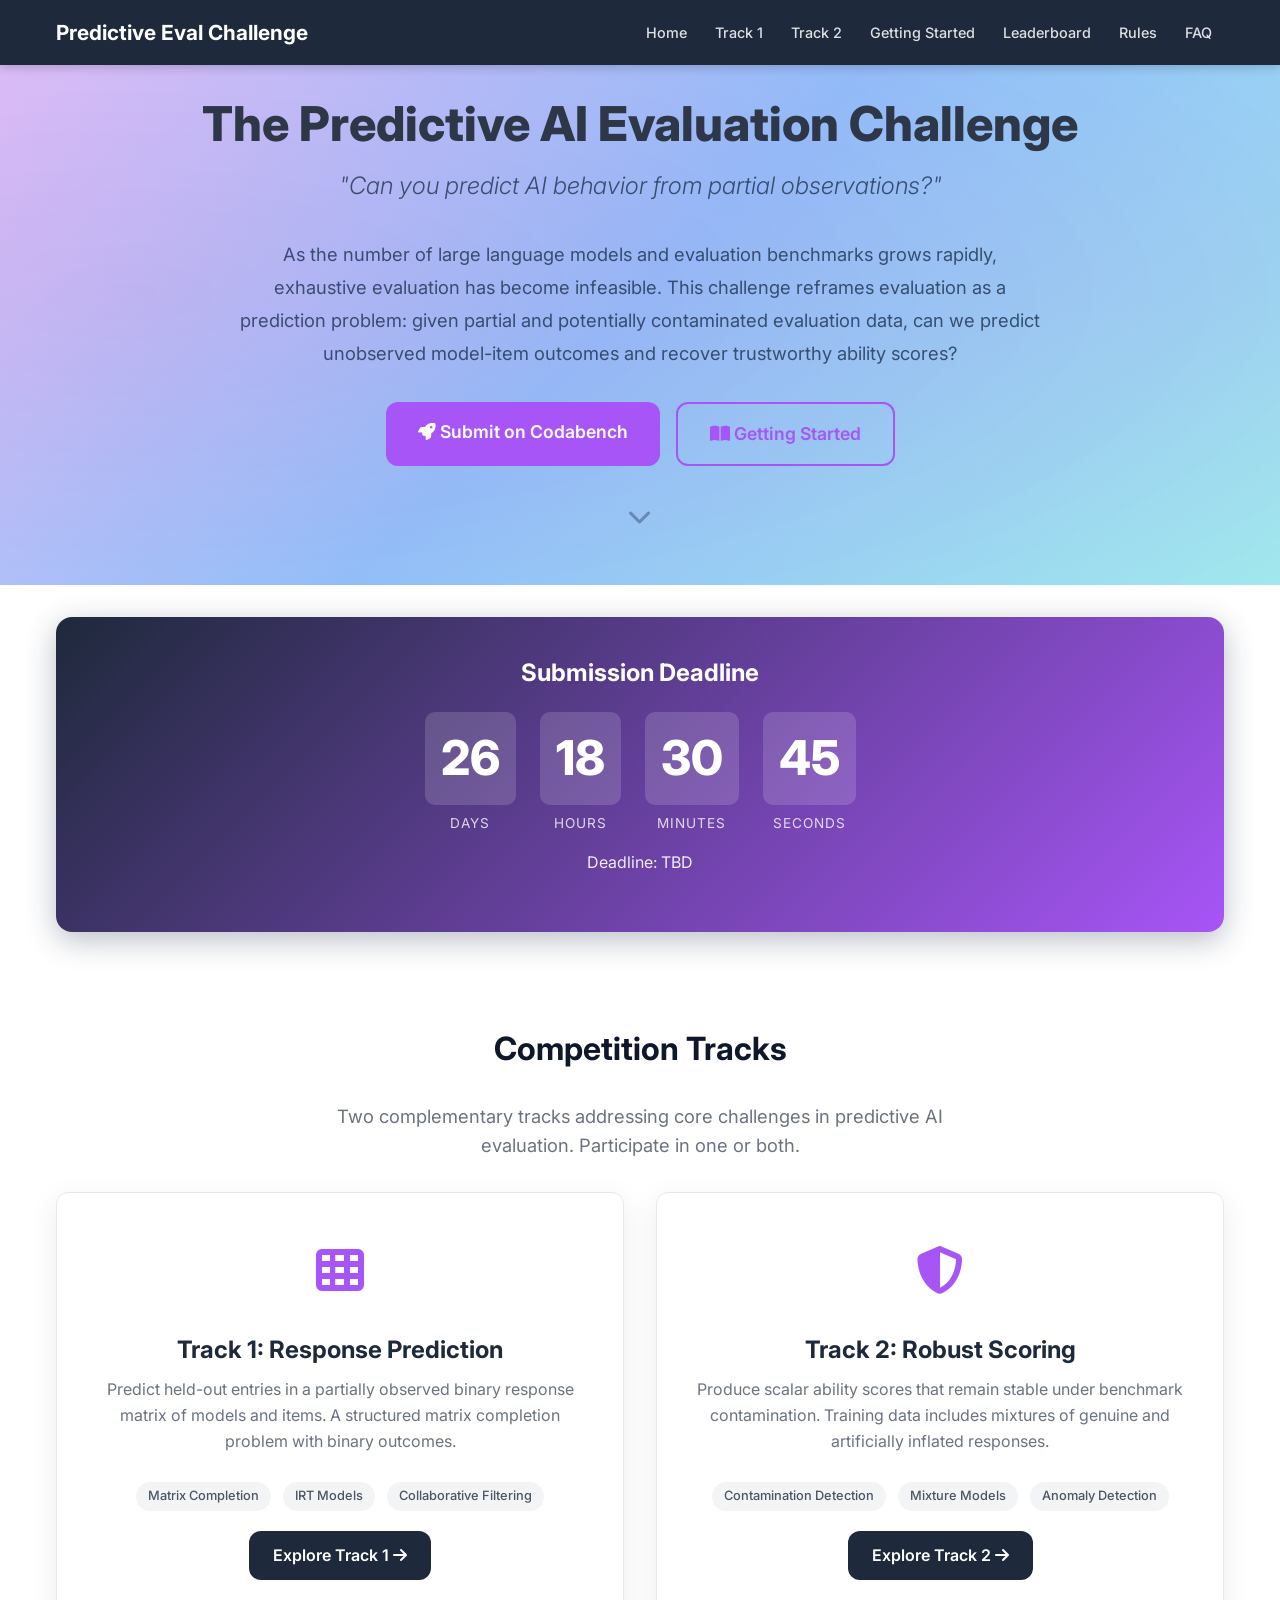
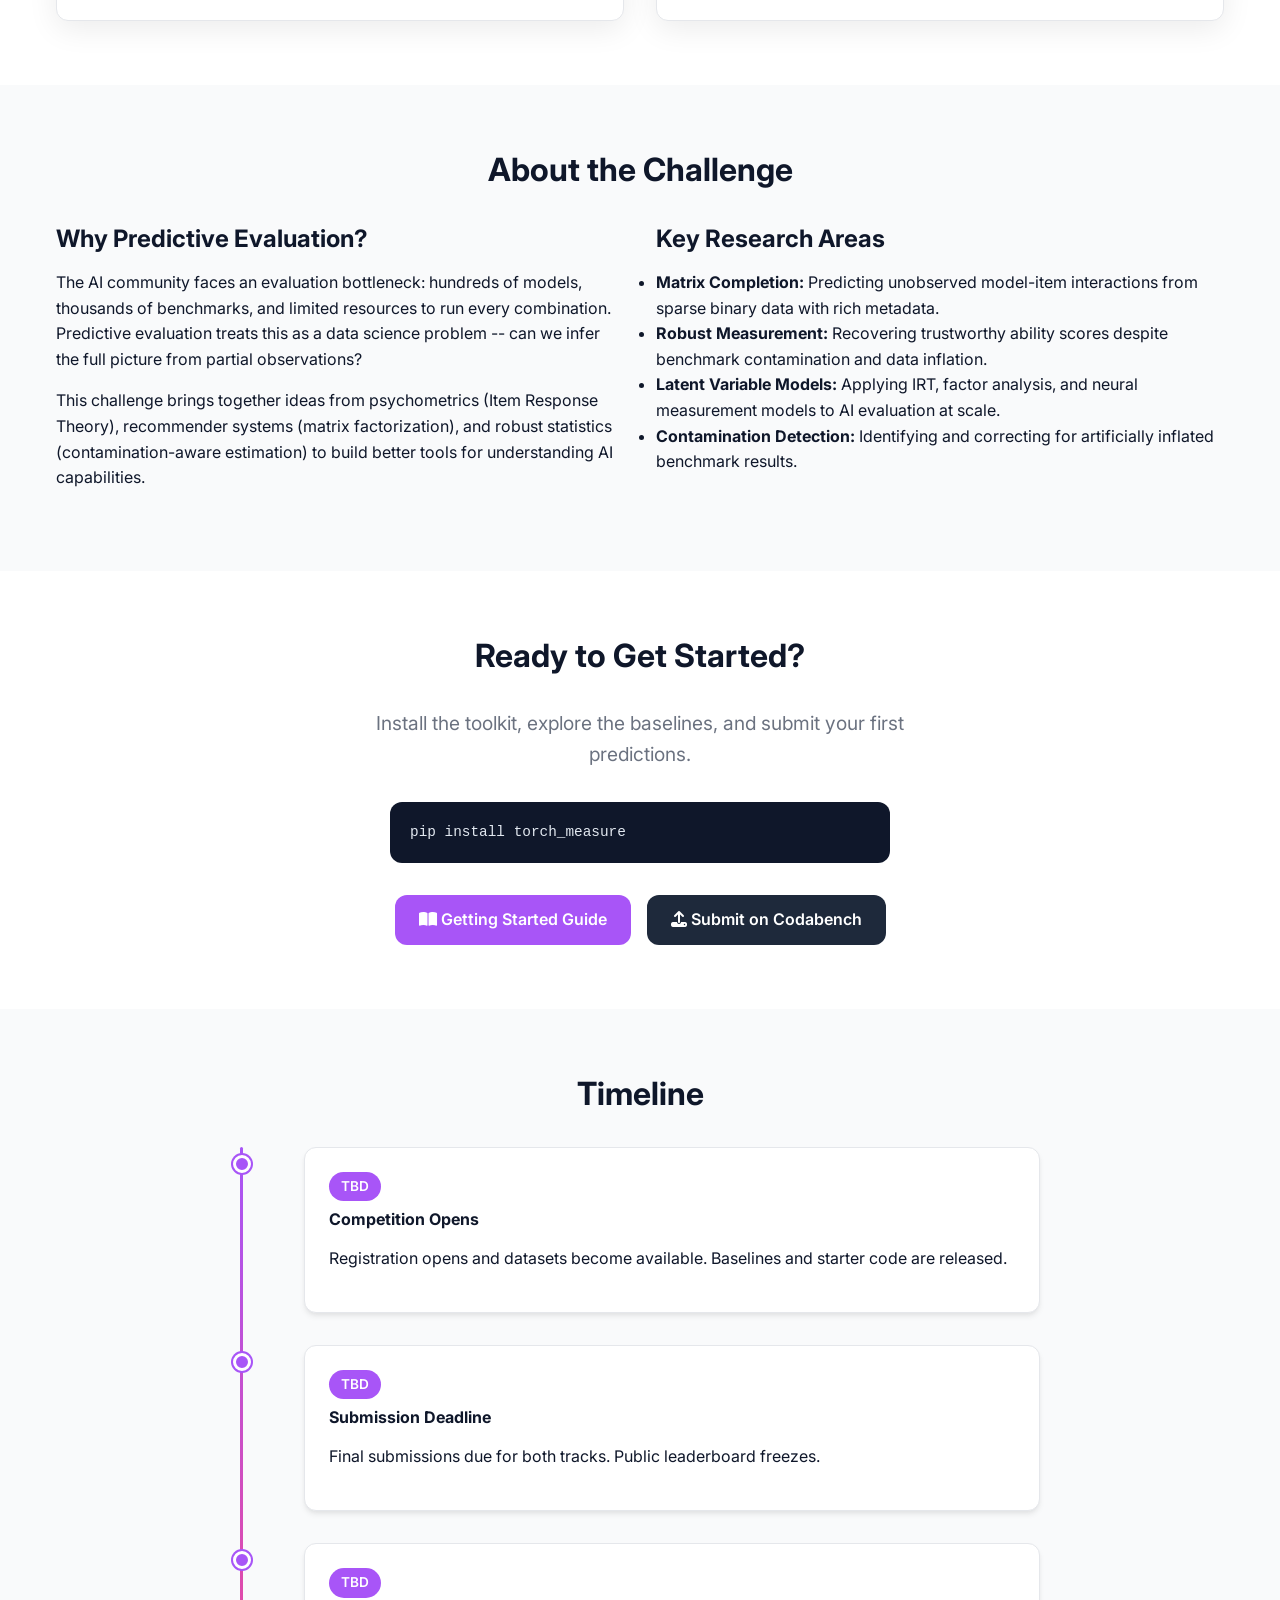
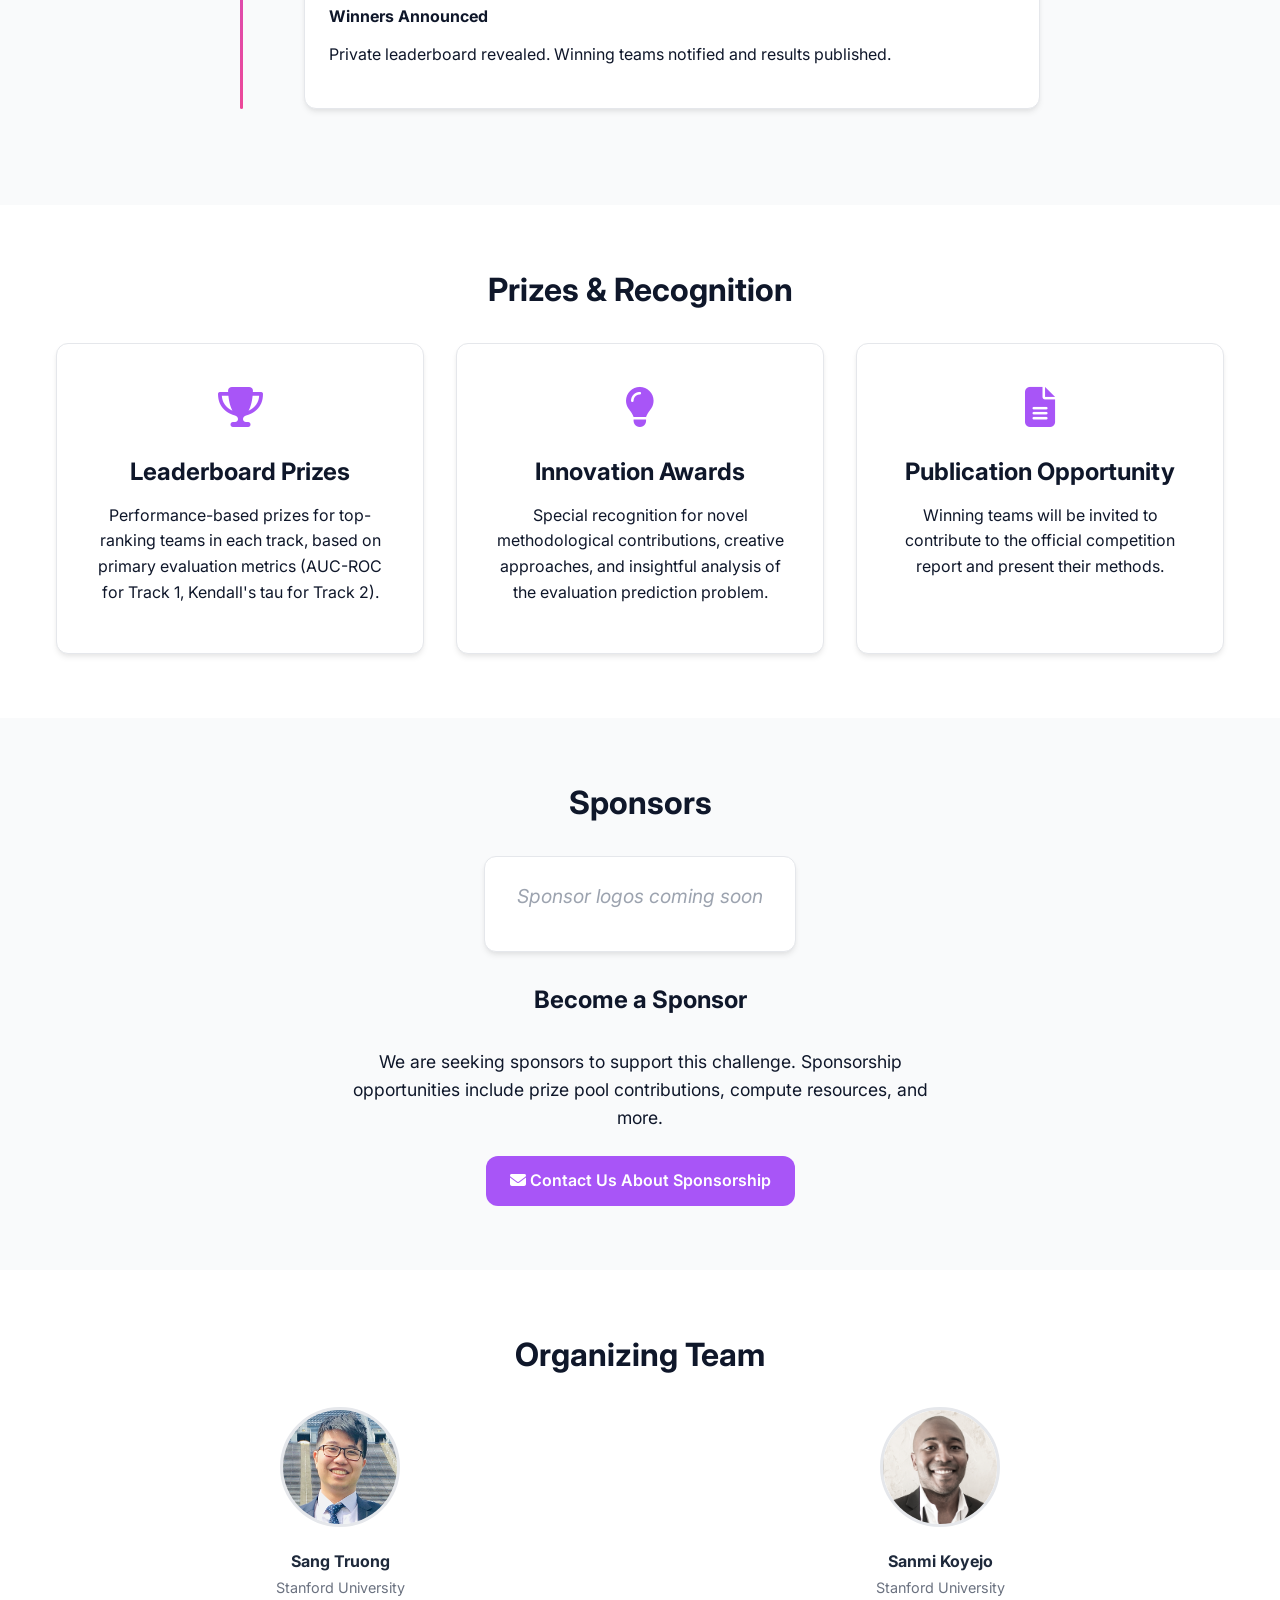
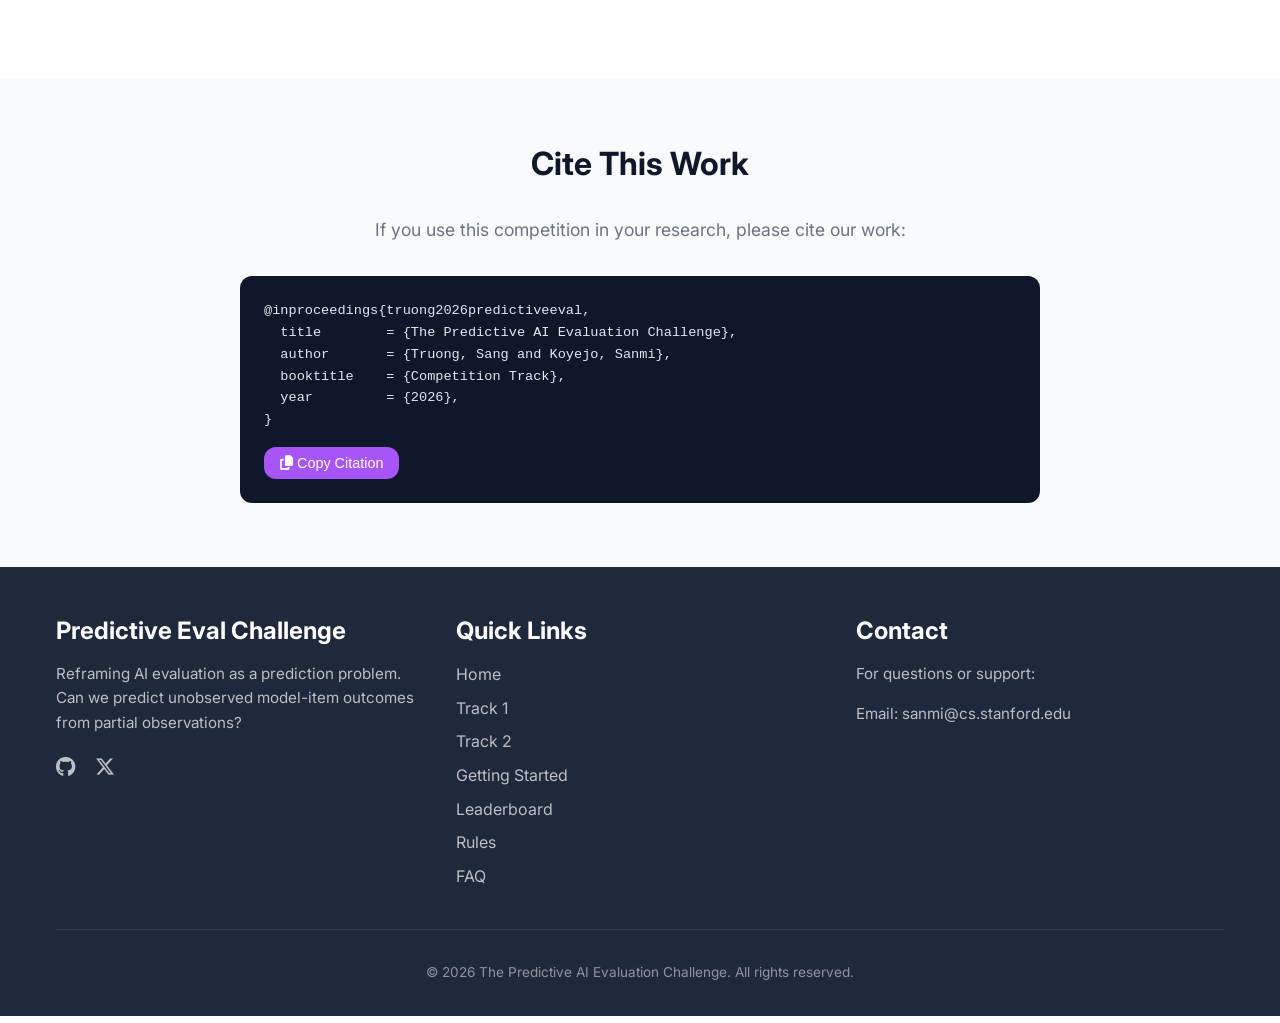
<file: docs/index.html>
<!DOCTYPE html>
<html lang="en">
<head>
    <meta charset="UTF-8">
    <meta name="viewport" content="width=device-width, initial-scale=1.0">
    <title>The Predictive AI Evaluation Challenge</title>
    <link rel="preconnect" href="https://fonts.googleapis.com">
    <link rel="preconnect" href="https://fonts.gstatic.com" crossorigin>
    <link href="https://fonts.googleapis.com/css2?family=Inter:wght@300;400;500;600;700;800&display=swap" rel="stylesheet">
    <link rel="stylesheet" href="https://cdnjs.cloudflare.com/ajax/libs/font-awesome/6.5.0/css/all.min.css">
    <link rel="stylesheet" href="style.css">
</head>
<body>
    <!-- Header -->
    <header>
        <div class="container header-container">
            <a href="index.html" class="logo">Predictive Eval Challenge</a>
            <div class="mobile-toggle">
                <i class="fas fa-bars"></i>
            </div>
            <ul class="nav-menu">
                <li><a href="index.html">Home</a></li>
                <li><a href="track1.html">Track 1</a></li>
                <li><a href="track2.html">Track 2</a></li>
                <li><a href="getting_started.html">Getting Started</a></li>
                <li><a href="leaderboard.html">Leaderboard</a></li>
                <li><a href="rules.html">Rules</a></li>
                <li><a href="faq.html">FAQ</a></li>
            </ul>
        </div>
    </header>

    <!-- Hero Section -->
    <section class="hero">
        <div class="container text-center">
            <h1 class="hero-title">The Predictive AI Evaluation Challenge</h1>
            <p class="hero-tagline">"Can you predict AI behavior from partial observations?"</p>
            <p class="hero-description">
                As the number of large language models and evaluation benchmarks grows rapidly, exhaustive evaluation
                has become infeasible. This challenge reframes evaluation as a prediction problem: given partial and
                potentially contaminated evaluation data, can we predict unobserved model-item outcomes and recover
                trustworthy ability scores?
            </p>
            <div style="display: flex; gap: 1rem; justify-content: center; flex-wrap: wrap; margin-top: 2rem;">
                <a href="https://www.codabench.org/competitions/14615/" class="btn btn-primary btn-large" target="_blank">
                    <i class="fas fa-rocket"></i>
                    Submit on Codabench
                </a>
                <a href="getting_started.html" class="btn btn-outline btn-large">
                    <i class="fas fa-book-open"></i>
                    Getting Started
                </a>
            </div>
            <div class="scroll-indicator" onclick="document.getElementById('tracks').scrollIntoView({behavior: 'smooth'})">
                <i class="fas fa-chevron-down"></i>
            </div>
        </div>
    </section>

    <!-- Countdown Timer -->
    <section style="padding: 2rem 0;">
        <div class="container">
            <div class="countdown-container">
                <h3 class="countdown-title">Submission Deadline</h3>
                <div class="countdown-timer" id="countdown">
                    <div class="countdown-segment">
                        <span class="countdown-value" id="days">--</span>
                        <span class="countdown-label">Days</span>
                    </div>
                    <div class="countdown-segment">
                        <span class="countdown-value" id="hours">--</span>
                        <span class="countdown-label">Hours</span>
                    </div>
                    <div class="countdown-segment">
                        <span class="countdown-value" id="minutes">--</span>
                        <span class="countdown-label">Minutes</span>
                    </div>
                    <div class="countdown-segment">
                        <span class="countdown-value" id="seconds">--</span>
                        <span class="countdown-label">Seconds</span>
                    </div>
                </div>
                <p class="countdown-message">Deadline: TBD</p>
            </div>
        </div>
    </section>

    <!-- Competition Tracks Section -->
    <section id="tracks">
        <div class="container">
            <h2 class="text-center mb-2">Competition Tracks</h2>
            <p class="text-center mb-2" style="font-size: 1.15rem; max-width: 700px; margin: 0 auto 2rem; color: var(--gray-600);">
                Two complementary tracks addressing core challenges in predictive AI evaluation.
                Participate in one or both.
            </p>
            <div class="grid-2">
                <a href="track1.html" class="track-card" style="text-decoration: none; color: inherit;">
                    <div class="track-icon">
                        <i class="fas fa-table-cells"></i>
                    </div>
                    <h3>Track 1: Response Prediction</h3>
                    <p>Predict held-out entries in a partially observed binary response matrix of models and items. A structured matrix completion problem with binary outcomes.</p>
                    <div>
                        <span class="approach-tag">Matrix Completion</span>
                        <span class="approach-tag">IRT Models</span>
                        <span class="approach-tag">Collaborative Filtering</span>
                    </div>
                    <div style="margin-top: 1rem;">
                        <span class="btn btn-secondary" style="pointer-events: none;">
                            Explore Track 1 <i class="fas fa-arrow-right"></i>
                        </span>
                    </div>
                </a>
                <a href="track2.html" class="track-card" style="text-decoration: none; color: inherit;">
                    <div class="track-icon">
                        <i class="fas fa-shield-halved"></i>
                    </div>
                    <h3>Track 2: Robust Scoring</h3>
                    <p>Produce scalar ability scores that remain stable under benchmark contamination. Training data includes mixtures of genuine and artificially inflated responses.</p>
                    <div>
                        <span class="approach-tag">Contamination Detection</span>
                        <span class="approach-tag">Mixture Models</span>
                        <span class="approach-tag">Anomaly Detection</span>
                    </div>
                    <div style="margin-top: 1rem;">
                        <span class="btn btn-secondary" style="pointer-events: none;">
                            Explore Track 2 <i class="fas fa-arrow-right"></i>
                        </span>
                    </div>
                </a>
            </div>
        </div>
    </section>

    <!-- About Section -->
    <section id="about" style="background-color: var(--gray-100);">
        <div class="container">
            <h2 class="text-center mb-2">About the Challenge</h2>
            <div class="grid-2">
                <div>
                    <h3>Why Predictive Evaluation?</h3>
                    <p>The AI community faces an evaluation bottleneck: hundreds of models, thousands of benchmarks, and limited resources to run every combination. Predictive evaluation treats this as a data science problem -- can we infer the full picture from partial observations?</p>
                    <p>This challenge brings together ideas from psychometrics (Item Response Theory), recommender systems (matrix factorization), and robust statistics (contamination-aware estimation) to build better tools for understanding AI capabilities.</p>
                </div>
                <div>
                    <h3>Key Research Areas</h3>
                    <ul>
                        <li><strong>Matrix Completion:</strong> Predicting unobserved model-item interactions from sparse binary data with rich metadata.</li>
                        <li><strong>Robust Measurement:</strong> Recovering trustworthy ability scores despite benchmark contamination and data inflation.</li>
                        <li><strong>Latent Variable Models:</strong> Applying IRT, factor analysis, and neural measurement models to AI evaluation at scale.</li>
                        <li><strong>Contamination Detection:</strong> Identifying and correcting for artificially inflated benchmark results.</li>
                    </ul>
                </div>
            </div>
        </div>
    </section>

    <!-- Get Started Section -->
    <section id="get-started">
        <div class="container text-center">
            <h2 class="mb-2">Ready to Get Started?</h2>
            <p style="font-size: 1.2rem; max-width: 600px; margin: 0 auto 2rem; color: var(--gray-600);">
                Install the toolkit, explore the baselines, and submit your first predictions.
            </p>
            <div class="code-block-container" style="max-width: 500px; margin: 0 auto 2rem; text-align: left;">
                <pre><code>pip install torch_measure</code></pre>
            </div>
            <div style="display: flex; gap: 1rem; justify-content: center; flex-wrap: wrap;">
                <a href="getting_started.html" class="btn btn-primary">
                    <i class="fas fa-book-open"></i>
                    Getting Started Guide
                </a>
                <a href="https://www.codabench.org/competitions/14615/" class="btn btn-secondary" target="_blank">
                    <i class="fas fa-upload"></i>
                    Submit on Codabench
                </a>
            </div>
        </div>
    </section>

    <!-- Timeline Section -->
    <section id="timeline" style="background-color: var(--gray-100);">
        <div class="container">
            <h2 class="text-center mb-2">Timeline</h2>
            <div class="timeline">
                <div class="timeline-item">
                    <div class="timeline-content">
                        <span class="timeline-date">TBD</span>
                        <h4>Competition Opens</h4>
                        <p>Registration opens and datasets become available. Baselines and starter code are released.</p>
                    </div>
                </div>
                <div class="timeline-item">
                    <div class="timeline-content">
                        <span class="timeline-date">TBD</span>
                        <h4>Submission Deadline</h4>
                        <p>Final submissions due for both tracks. Public leaderboard freezes.</p>
                    </div>
                </div>
                <div class="timeline-item">
                    <div class="timeline-content">
                        <span class="timeline-date">TBD</span>
                        <h4>Winners Announced</h4>
                        <p>Private leaderboard revealed. Winning teams notified and results published.</p>
                    </div>
                </div>
            </div>
        </div>
    </section>

    <!-- Prizes & Recognition Section -->
    <section id="prizes">
        <div class="container">
            <h2 class="text-center mb-2">Prizes & Recognition</h2>
            <div class="grid-3">
                <div class="prize-card">
                    <div class="prize-icon">
                        <i class="fas fa-trophy"></i>
                    </div>
                    <h3>Leaderboard Prizes</h3>
                    <p>Performance-based prizes for top-ranking teams in each track, based on primary evaluation metrics (AUC-ROC for Track 1, Kendall's tau for Track 2).</p>
                </div>
                <div class="prize-card">
                    <div class="prize-icon">
                        <i class="fas fa-lightbulb"></i>
                    </div>
                    <h3>Innovation Awards</h3>
                    <p>Special recognition for novel methodological contributions, creative approaches, and insightful analysis of the evaluation prediction problem.</p>
                </div>
                <div class="prize-card">
                    <div class="prize-icon">
                        <i class="fas fa-file-alt"></i>
                    </div>
                    <h3>Publication Opportunity</h3>
                    <p>Winning teams will be invited to contribute to the official competition report and present their methods.</p>
                </div>
            </div>
        </div>
    </section>

    <!-- Sponsors Section -->
    <section id="sponsors" style="background-color: var(--gray-100);">
        <div class="container">
            <h2 class="text-center mb-2">Sponsors</h2>
            <div class="sponsors-container">
                <div class="sponsor-tier">
                    <div class="sponsor-logos">
                        <div class="sponsor-item">
                            <p class="sponsor-placeholder">Sponsor logos coming soon</p>
                        </div>
                    </div>
                </div>
                <div style="margin-top: 2rem;">
                    <h3 class="text-center mb-2">Become a Sponsor</h3>
                    <p class="text-center mb-2" style="font-size: 1.1rem; max-width: 600px; margin: 0 auto;">
                        We are seeking sponsors to support this challenge.
                        Sponsorship opportunities include prize pool contributions, compute resources, and more.
                    </p>
                    <div class="text-center" style="margin-top: 1.5rem;">
                        <a href="mailto:sanmi@cs.stanford.edu?subject=Predictive%20Eval%20Challenge%20Sponsorship" class="btn btn-primary">
                            <i class="fas fa-envelope"></i>
                            Contact Us About Sponsorship
                        </a>
                    </div>
                </div>
            </div>
        </div>
    </section>

    <!-- Organizing Team Section -->
    <section id="team">
        <div class="container">
            <h2 class="text-center mb-2">Organizing Team</h2>
            <div class="team-grid">
                <div class="team-member">
                    <img src="truong.jpg" alt="Sang Truong">
                    <h4>Sang Truong</h4>
                    <p>Stanford University</p>
                </div>
                <div class="team-member">
                    <img src="koyejo.jpg" alt="Sanmi Koyejo">
                    <h4>Sanmi Koyejo</h4>
                    <p>Stanford University</p>
                </div>
            </div>
        </div>
    </section>

    <!-- Citation Section -->
    <section id="citation" style="background-color: var(--gray-100);">
        <div class="container">
            <h2 class="text-center mb-2">Cite This Work</h2>
            <p class="text-center mb-2" style="font-size: 1.1rem; color: var(--gray-600);">
                If you use this competition in your research, please cite our work:
            </p>
            <div class="citation-box">
                <pre><code>@inproceedings{truong2026predictiveeval,
  title        = {The Predictive AI Evaluation Challenge},
  author       = {Truong, Sang and Koyejo, Sanmi},
  booktitle    = {Competition Track},
  year         = {2026},
}</code></pre>
                <button class="btn-copy" onclick="copyCitation()">
                    <i class="fas fa-copy"></i>
                    Copy Citation
                </button>
            </div>
        </div>
    </section>

    <!-- Footer -->
    <footer>
        <div class="container">
            <div class="footer-container">
                <div class="footer-column">
                    <h3>Predictive Eval Challenge</h3>
                    <p>Reframing AI evaluation as a prediction problem. Can we predict unobserved model-item outcomes from partial observations?</p>
                    <div class="social-links mt-1">
                        <a href="#"><i class="fab fa-github"></i></a>
                        <a href="#"><i class="fab fa-x-twitter"></i></a>
                    </div>
                </div>
                <div class="footer-column">
                    <h3>Quick Links</h3>
                    <ul>
                        <li><a href="index.html">Home</a></li>
                        <li><a href="track1.html">Track 1</a></li>
                        <li><a href="track2.html">Track 2</a></li>
                        <li><a href="getting_started.html">Getting Started</a></li>
                        <li><a href="leaderboard.html">Leaderboard</a></li>
                        <li><a href="rules.html">Rules</a></li>
                        <li><a href="faq.html">FAQ</a></li>
                    </ul>
                </div>
                <div class="footer-column">
                    <h3>Contact</h3>
                    <p>For questions or support:</p>
                    <p>Email: sanmi@cs.stanford.edu</p>
                </div>
            </div>
            <div class="copyright">
                <p>&copy; 2026 The Predictive AI Evaluation Challenge. All rights reserved.</p>
            </div>
        </div>
    </footer>

    <!-- JavaScript -->
    <script>
        // Mobile menu toggle
        const mobileToggle = document.querySelector('.mobile-toggle');
        const navMenu = document.querySelector('.nav-menu');

        mobileToggle.addEventListener('click', () => {
            navMenu.classList.toggle('active');
        });

        const navLinks = document.querySelectorAll('.nav-menu a');
        navLinks.forEach(link => {
            link.addEventListener('click', () => {
                navMenu.classList.remove('active');
            });
        });

        // Smooth scrolling for anchor links
        document.querySelectorAll('a[href^="#"]').forEach(anchor => {
            anchor.addEventListener('click', function(e) {
                e.preventDefault();
                const targetId = this.getAttribute('href');
                const targetElement = document.querySelector(targetId);
                if (targetElement) {
                    const headerHeight = document.querySelector('header').offsetHeight;
                    const targetPosition = targetElement.getBoundingClientRect().top + window.pageYOffset - headerHeight;
                    window.scrollTo({ top: targetPosition, behavior: 'smooth' });
                }
            });
        });

        // Countdown Timer
        function updateCountdown() {
            // Placeholder date -- update when deadline is set
            const endDate = new Date('December 31, 2026 23:59:59 UTC').getTime();
            const now = new Date().getTime();
            const timeLeft = endDate - now;

            if (timeLeft > 0) {
                const days = Math.floor(timeLeft / (1000 * 60 * 60 * 24));
                const hours = Math.floor((timeLeft % (1000 * 60 * 60 * 24)) / (1000 * 60 * 60));
                const minutes = Math.floor((timeLeft % (1000 * 60 * 60)) / (1000 * 60));
                const seconds = Math.floor((timeLeft % (1000 * 60)) / 1000);

                document.getElementById('days').textContent = String(days).padStart(2, '0');
                document.getElementById('hours').textContent = String(hours).padStart(2, '0');
                document.getElementById('minutes').textContent = String(minutes).padStart(2, '0');
                document.getElementById('seconds').textContent = String(seconds).padStart(2, '0');
            } else {
                document.querySelector('.countdown-title').textContent = 'Submissions Closed';
                document.querySelector('.countdown-timer').innerHTML = '<div style="color: white; font-size: 1.8rem; font-weight: 600;">Thank you for participating!</div>';
                document.querySelector('.countdown-message').textContent = 'Winners will be announced soon.';
            }
        }

        updateCountdown();
        setInterval(updateCountdown, 1000);

        // Copy citation function
        function copyCitation() {
            const citationText = `@inproceedings{truong2026predictiveeval,
  title        = {The Predictive AI Evaluation Challenge},
  author       = {Truong, Sang and Koyejo, Sanmi},
  booktitle    = {Competition Track},
  year         = {2026},
}`;
            navigator.clipboard.writeText(citationText).then(() => {
                const button = document.querySelector('.btn-copy');
                const originalText = button.innerHTML;
                button.innerHTML = '<i class="fas fa-check"></i> Copied!';
                button.style.backgroundColor = '#48bb78';
                setTimeout(() => {
                    button.innerHTML = originalText;
                    button.style.backgroundColor = '';
                }, 2000);
            }).catch(err => {
                console.error('Failed to copy citation: ', err);
                alert('Failed to copy citation. Please select and copy the text manually.');
            });
        }
    </script>
</body>
</html>
</file>
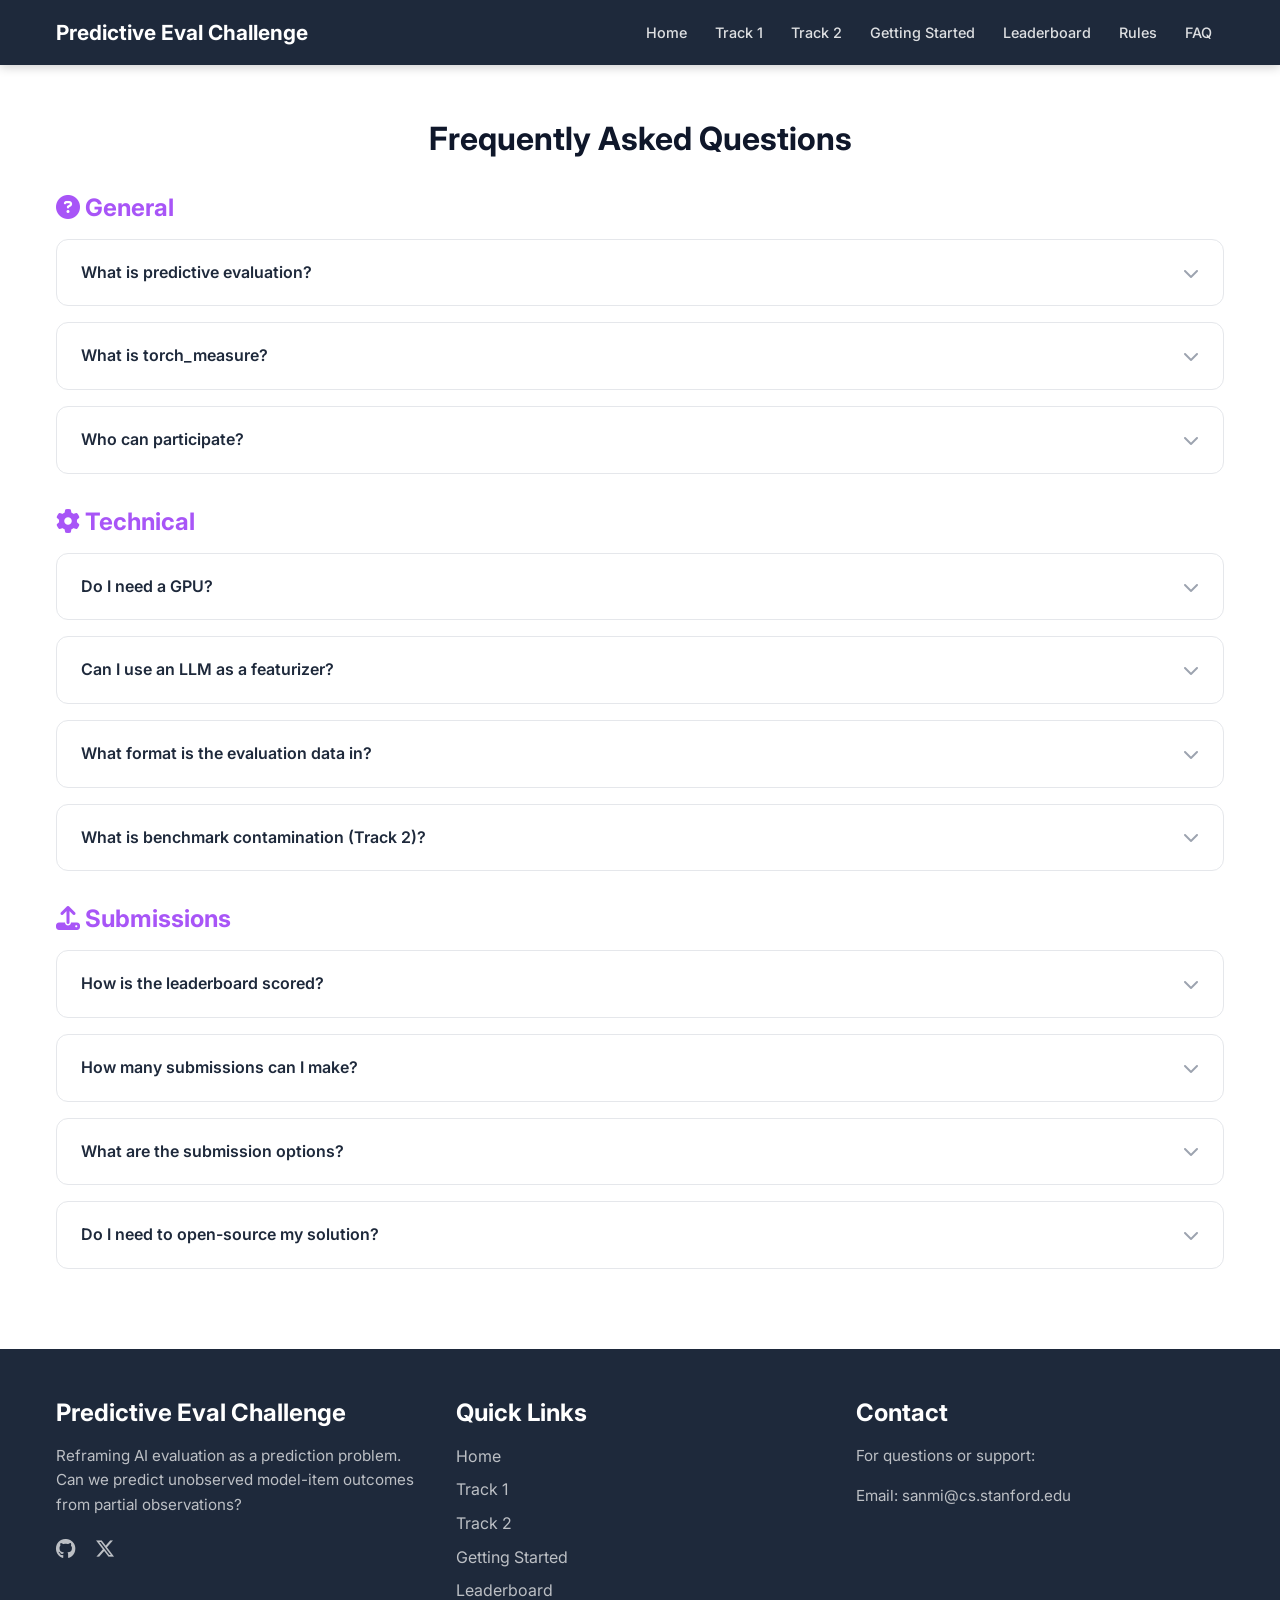
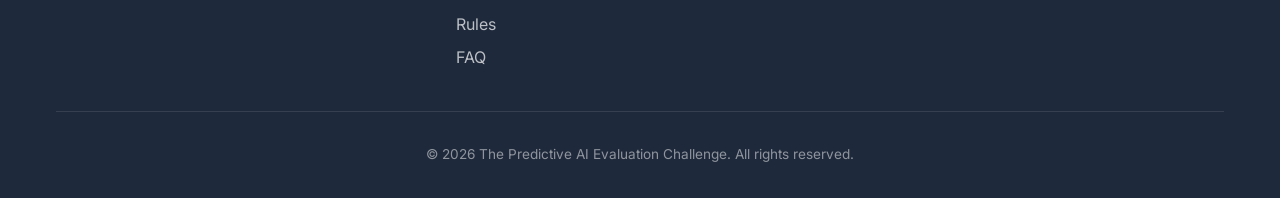
<file: docs/faq.html>
<!DOCTYPE html>
<html lang="en">
<head>
    <meta charset="UTF-8">
    <meta name="viewport" content="width=device-width, initial-scale=1.0">
    <title>FAQ - Predictive AI Evaluation Challenge</title>
    <link rel="preconnect" href="https://fonts.googleapis.com">
    <link rel="preconnect" href="https://fonts.gstatic.com" crossorigin>
    <link href="https://fonts.googleapis.com/css2?family=Inter:wght@300;400;500;600;700;800&display=swap" rel="stylesheet">
    <link rel="stylesheet" href="https://cdnjs.cloudflare.com/ajax/libs/font-awesome/6.5.0/css/all.min.css">
    <link rel="stylesheet" href="style.css">
</head>
<body>
    <!-- Header -->
    <header>
        <div class="container header-container">
            <a href="index.html" class="logo">Predictive Eval Challenge</a>
            <div class="mobile-toggle">
                <i class="fas fa-bars"></i>
            </div>
            <ul class="nav-menu">
                <li><a href="index.html">Home</a></li>
                <li><a href="track1.html">Track 1</a></li>
                <li><a href="track2.html">Track 2</a></li>
                <li><a href="getting_started.html">Getting Started</a></li>
                <li><a href="leaderboard.html">Leaderboard</a></li>
                <li><a href="rules.html">Rules</a></li>
                <li><a href="faq.html">FAQ</a></li>
            </ul>
        </div>
    </header>

    <!-- FAQ Section -->
    <section id="faq" style="margin-top: 70px; padding-top: 3rem;">
        <div class="container">
            <h2 class="text-center mb-2">Frequently Asked Questions</h2>

            <!-- General -->
            <h3 style="color: var(--secondary-color); margin-top: 2rem; margin-bottom: 1rem;">
                <i class="fas fa-circle-question"></i> General
            </h3>

            <div class="faq-item" id="what-is-predictive-eval">
                <div class="faq-question">
                    <span>What is predictive evaluation?</span>
                    <i class="fas fa-chevron-down"></i>
                </div>
                <div class="faq-answer">
                    <p>Predictive evaluation reframes AI evaluation as a prediction and forecasting problem rather than exhaustive testing. Instead of running every model on every benchmark (which is increasingly infeasible), we predict how models would perform on evaluations they haven't been tested on, using partial observations and metadata. This is analogous to how Item Response Theory in psychometrics can estimate a student's ability from a subset of test items.</p>
                </div>
            </div>

            <div class="faq-item" id="what-is-torch-measure">
                <div class="faq-question">
                    <span>What is torch_measure?</span>
                    <i class="fas fa-chevron-down"></i>
                </div>
                <div class="faq-answer">
                    <p><code>torch_measure</code> is an open-source PyTorch toolkit for measurement models applied to AI evaluation. It provides implementations of Item Response Theory (IRT) models (Rasch, 2PL, 3PL, Beta-IRT), factor analysis, and other latent variable models specifically designed for analyzing AI evaluation data. The toolkit includes dataset loaders, baseline implementations, and evaluation utilities for this competition.</p>
                </div>
            </div>

            <div class="faq-item" id="who-can-participate">
                <div class="faq-question">
                    <span>Who can participate?</span>
                    <i class="fas fa-chevron-down"></i>
                </div>
                <div class="faq-answer">
                    <p>The competition is open to everyone -- academic researchers, industry practitioners, and independent participants. Teams of up to 5 members are allowed. You may participate in one or both tracks.</p>
                </div>
            </div>

            <!-- Technical -->
            <h3 style="color: var(--secondary-color); margin-top: 2rem; margin-bottom: 1rem;">
                <i class="fas fa-gear"></i> Technical
            </h3>

            <div class="faq-item" id="need-gpu">
                <div class="faq-question">
                    <span>Do I need a GPU?</span>
                    <i class="fas fa-chevron-down"></i>
                </div>
                <div class="faq-answer">
                    <p>No. All tasks in both tracks are solvable on CPU. The baseline IRT models (Rasch, 2PL, 3PL) typically train in minutes on a modern CPU. A GPU will speed up training for larger neural models (VAEs, amortized IRT, deep matrix factorization) but is not required for competitive submissions.</p>
                </div>
            </div>

            <div class="faq-item" id="llm-featurizer">
                <div class="faq-question">
                    <span>Can I use an LLM as a featurizer?</span>
                    <i class="fas fa-chevron-down"></i>
                </div>
                <div class="faq-answer">
                    <p>Yes. If you want to use an LLM to generate features (e.g., embedding evaluation items or model descriptions), you can upload your model to HuggingFace and submit a configuration file with a pinned commit hash. Important constraints:</p>
                    <ul>
                        <li>No <code>trust_remote_code</code> -- your model must use standard HuggingFace architectures</li>
                        <li>Safetensors format only (no pickle-based model files)</li>
                        <li>Evaluation runs air-gapped -- your model will be downloaded before evaluation and run without network access</li>
                    </ul>
                </div>
            </div>

            <div class="faq-item" id="data-format">
                <div class="faq-question">
                    <span>What format is the evaluation data in?</span>
                    <i class="fas fa-chevron-down"></i>
                </div>
                <div class="faq-answer">
                    <p>The core data is a binary response matrix of shape (M models x N items), where each entry is 0 (incorrect) or 1 (correct). The matrix is partially observed -- your task is to predict the held-out entries (Track 1) or estimate robust ability scores from potentially contaminated data (Track 2). Additional metadata includes model attributes (size, organization, release date) and item attributes (text embeddings, benchmark category).</p>
                </div>
            </div>

            <div class="faq-item" id="what-is-contamination">
                <div class="faq-question">
                    <span>What is benchmark contamination (Track 2)?</span>
                    <i class="fas fa-chevron-down"></i>
                </div>
                <div class="faq-answer">
                    <p>Benchmark contamination occurs when a model has been exposed to test data during training. This leads to artificially inflated scores on those specific items that do not reflect the model's true capabilities. In Track 2, the training data explicitly includes a mixture of genuine and contaminated responses. Your scoring method must detect and account for this contamination to produce trustworthy ability estimates.</p>
                </div>
            </div>

            <!-- Submission -->
            <h3 style="color: var(--secondary-color); margin-top: 2rem; margin-bottom: 1rem;">
                <i class="fas fa-upload"></i> Submissions
            </h3>

            <div class="faq-item" id="leaderboard-scored">
                <div class="faq-question">
                    <span>How is the leaderboard scored?</span>
                    <i class="fas fa-chevron-down"></i>
                </div>
                <div class="faq-answer">
                    <p>Each track has a separate leaderboard with its own primary metric:</p>
                    <ul>
                        <li><strong>Track 1 (Response Prediction):</strong> AUC-ROC on held-out entries. Higher is better.</li>
                        <li><strong>Track 2 (Robust Scoring):</strong> Kendall's tau between predicted scores and ground-truth ability ranking. Higher is better.</li>
                    </ul>
                    <p>Both leaderboards use a public/private split. The public leaderboard (visible during the competition) uses a subset of the test data. Final rankings are determined by the private leaderboard, revealed after the competition ends.</p>
                </div>
            </div>

            <div class="faq-item" id="submission-limits">
                <div class="faq-question">
                    <span>How many submissions can I make?</span>
                    <i class="fas fa-chevron-down"></i>
                </div>
                <div class="faq-answer">
                    <p>During the competition, each team may submit up to <strong>2 submissions per day</strong>. After the competition deadline, up to <strong>2 submissions per week</strong> are allowed for the post-competition leaderboard. Plan your submissions carefully to make the most of your daily quota.</p>
                </div>
            </div>

            <div class="faq-item" id="submission-formats">
                <div class="faq-question">
                    <span>What are the submission options?</span>
                    <i class="fas fa-chevron-down"></i>
                </div>
                <div class="faq-answer">
                    <p>Three submission tracks are available:</p>
                    <ul>
                        <li><strong>Default (CSV upload):</strong> Upload your predictions as a CSV file. This is the simplest option.</li>
                        <li><strong>Advanced (Code submission):</strong> Submit a Docker container with your full pipeline for reproducible evaluation.</li>
                        <li><strong>LLM Featurizer:</strong> Upload a model to HuggingFace and submit a config file with a pinned commit hash.</li>
                    </ul>
                    <p>See the <a href="getting_started.html">Getting Started</a> page for detailed formatting instructions.</p>
                </div>
            </div>

            <div class="faq-item" id="open-source">
                <div class="faq-question">
                    <span>Do I need to open-source my solution?</span>
                    <i class="fas fa-chevron-down"></i>
                </div>
                <div class="faq-answer">
                    <p>Only winning solutions are required to be open-sourced (within 30 days of the competition ending). However, we strongly encourage all participants to share their code and methods to advance the field of predictive AI evaluation.</p>
                </div>
            </div>
        </div>
    </section>

    <!-- Footer -->
    <footer>
        <div class="container">
            <div class="footer-container">
                <div class="footer-column">
                    <h3>Predictive Eval Challenge</h3>
                    <p>Reframing AI evaluation as a prediction problem. Can we predict unobserved model-item outcomes from partial observations?</p>
                    <div class="social-links mt-1">
                        <a href="#"><i class="fab fa-github"></i></a>
                        <a href="#"><i class="fab fa-x-twitter"></i></a>
                    </div>
                </div>
                <div class="footer-column">
                    <h3>Quick Links</h3>
                    <ul>
                        <li><a href="index.html">Home</a></li>
                        <li><a href="track1.html">Track 1</a></li>
                        <li><a href="track2.html">Track 2</a></li>
                        <li><a href="getting_started.html">Getting Started</a></li>
                        <li><a href="leaderboard.html">Leaderboard</a></li>
                        <li><a href="rules.html">Rules</a></li>
                        <li><a href="faq.html">FAQ</a></li>
                    </ul>
                </div>
                <div class="footer-column">
                    <h3>Contact</h3>
                    <p>For questions or support:</p>
                    <p>Email: sanmi@cs.stanford.edu</p>
                </div>
            </div>
            <div class="copyright">
                <p>&copy; 2026 The Predictive AI Evaluation Challenge. All rights reserved.</p>
            </div>
        </div>
    </footer>

    <!-- JavaScript -->
    <script>
        const mobileToggle = document.querySelector('.mobile-toggle');
        const navMenu = document.querySelector('.nav-menu');
        mobileToggle.addEventListener('click', () => { navMenu.classList.toggle('active'); });
        document.querySelectorAll('.nav-menu a').forEach(link => {
            link.addEventListener('click', () => { navMenu.classList.remove('active'); });
        });

        // FAQ accordion
        const faqQuestions = document.querySelectorAll('.faq-question');
        faqQuestions.forEach(question => {
            question.addEventListener('click', () => {
                question.classList.toggle('active');
            });
        });

        // Auto-expand FAQ section if linked directly
        function expandFAQFromHash() {
            const hash = window.location.hash;
            if (hash) {
                const targetElement = document.querySelector(hash);
                if (targetElement && targetElement.classList.contains('faq-item')) {
                    const question = targetElement.querySelector('.faq-question');
                    if (question) {
                        question.classList.add('active');
                        setTimeout(() => {
                            targetElement.scrollIntoView({ behavior: 'smooth', block: 'start' });
                        }, 100);
                    }
                }
            }
        }

        expandFAQFromHash();
        window.addEventListener('hashchange', expandFAQFromHash);
    </script>
</body>
</html>
</file>
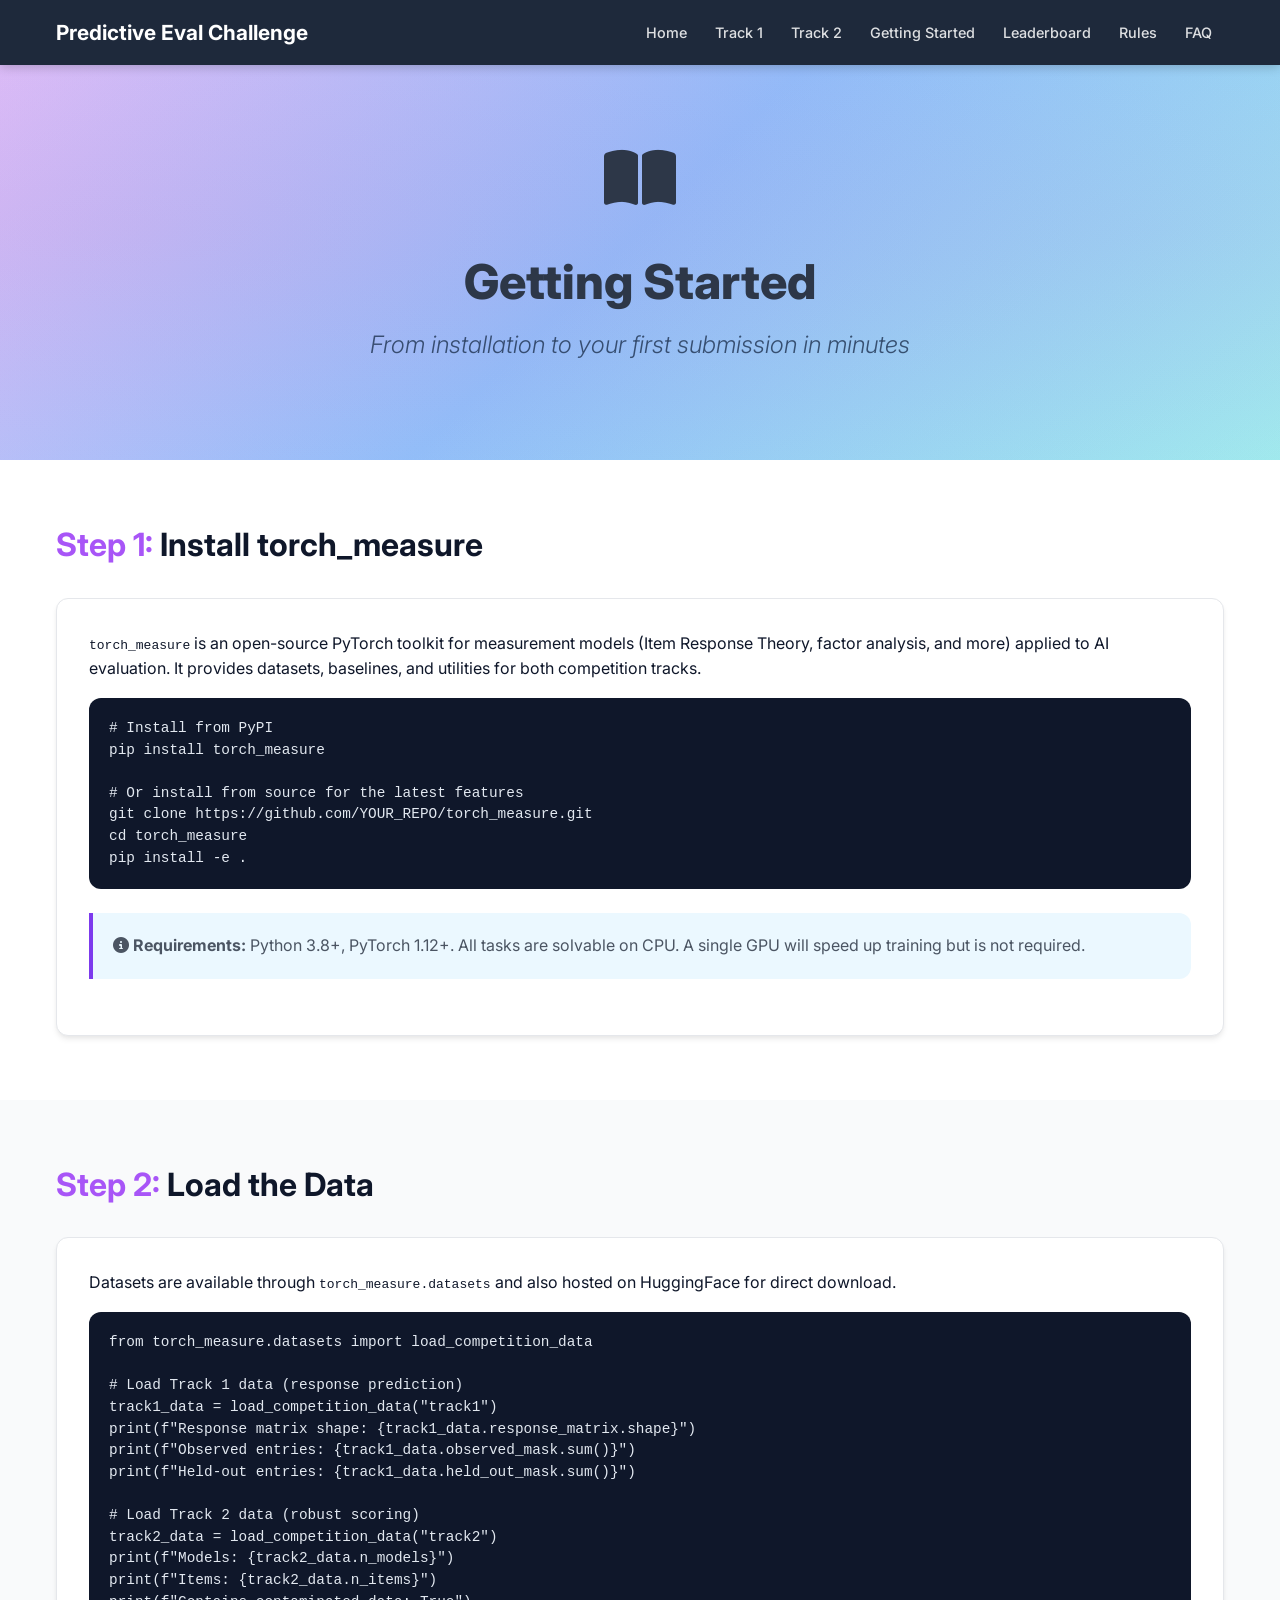
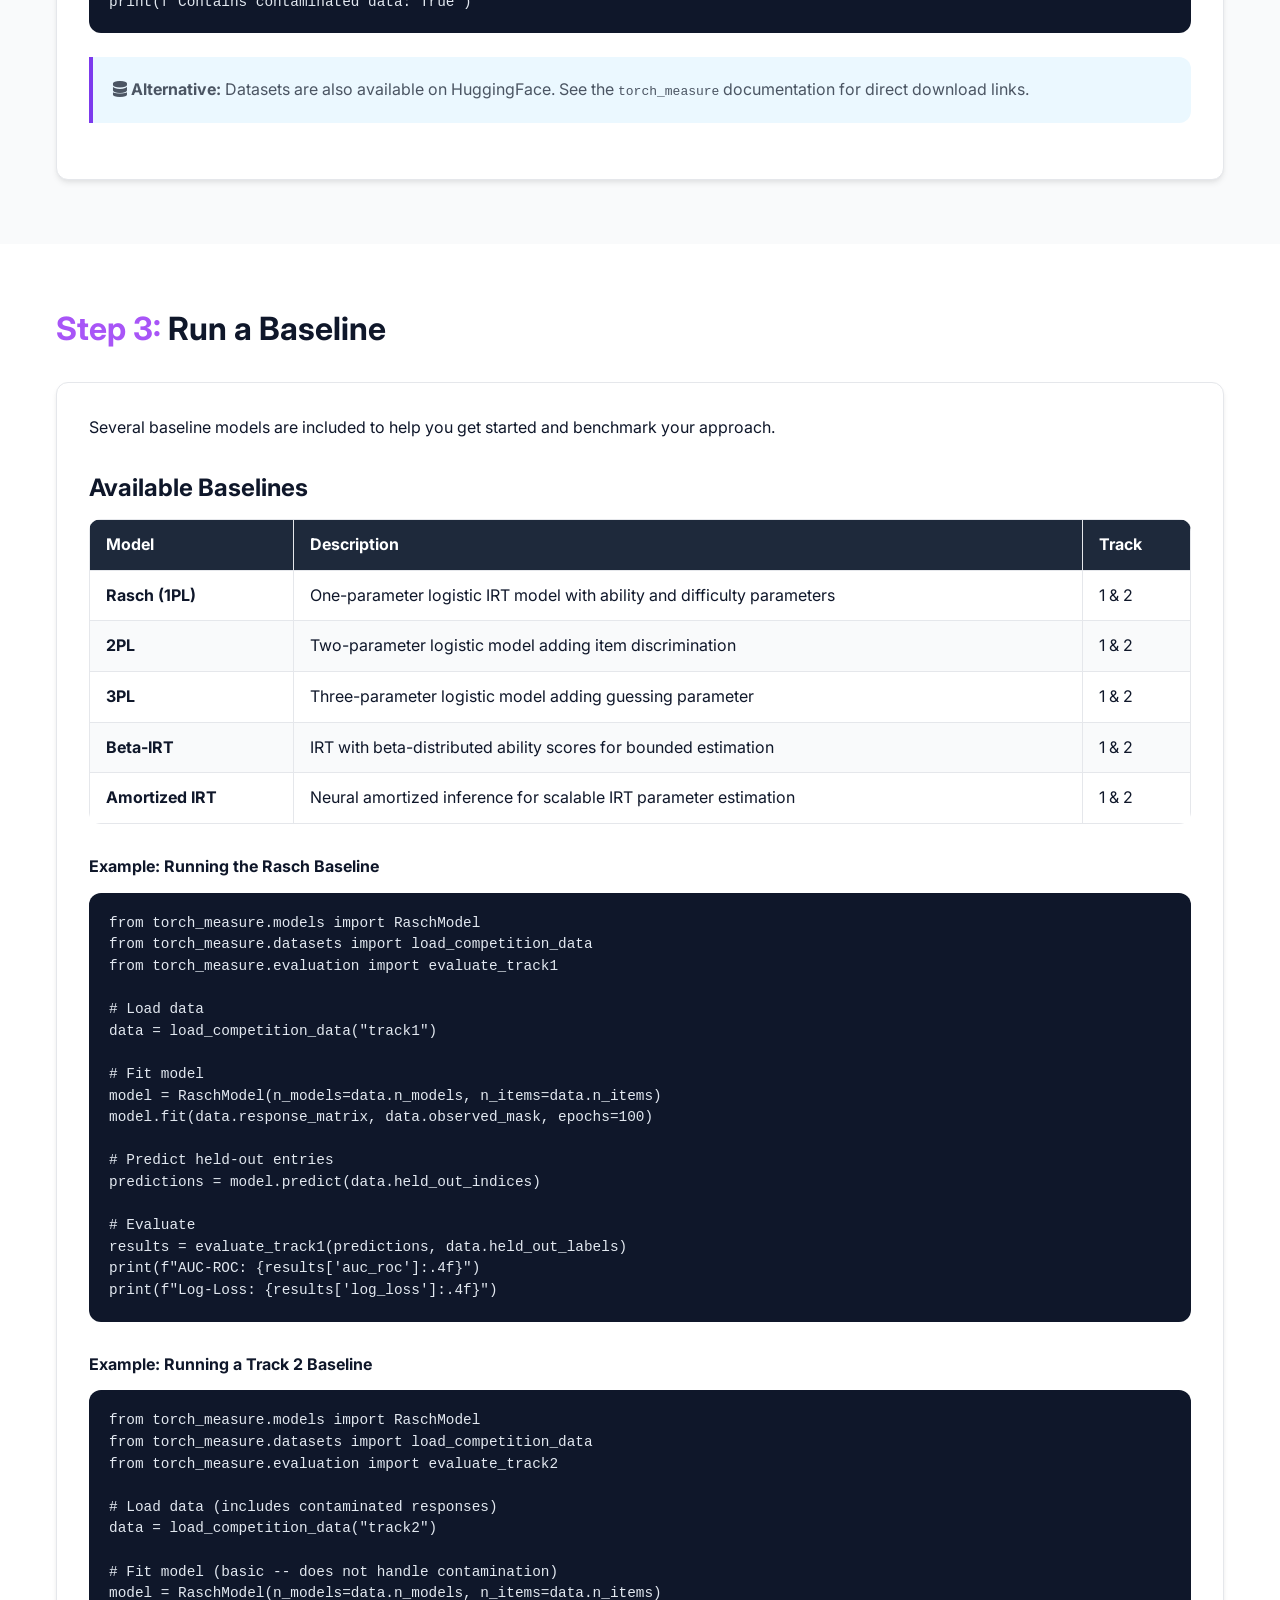
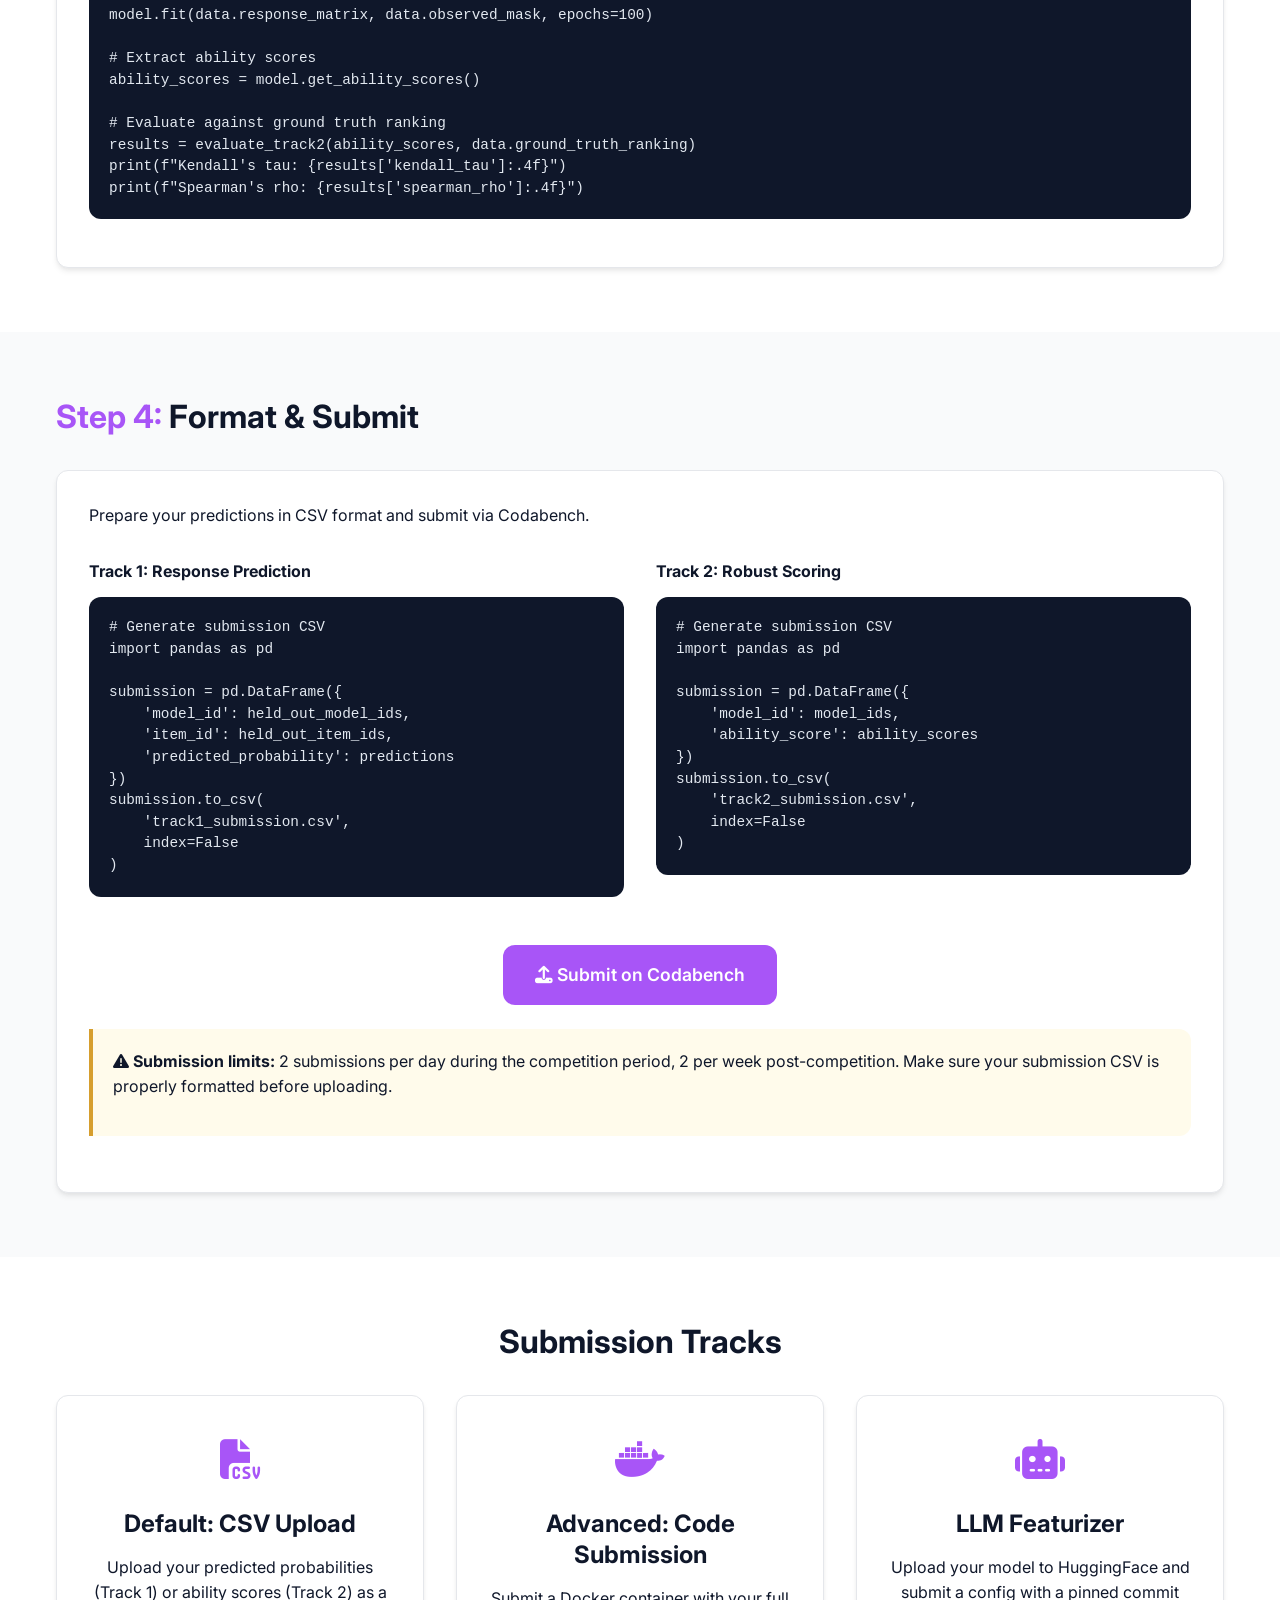
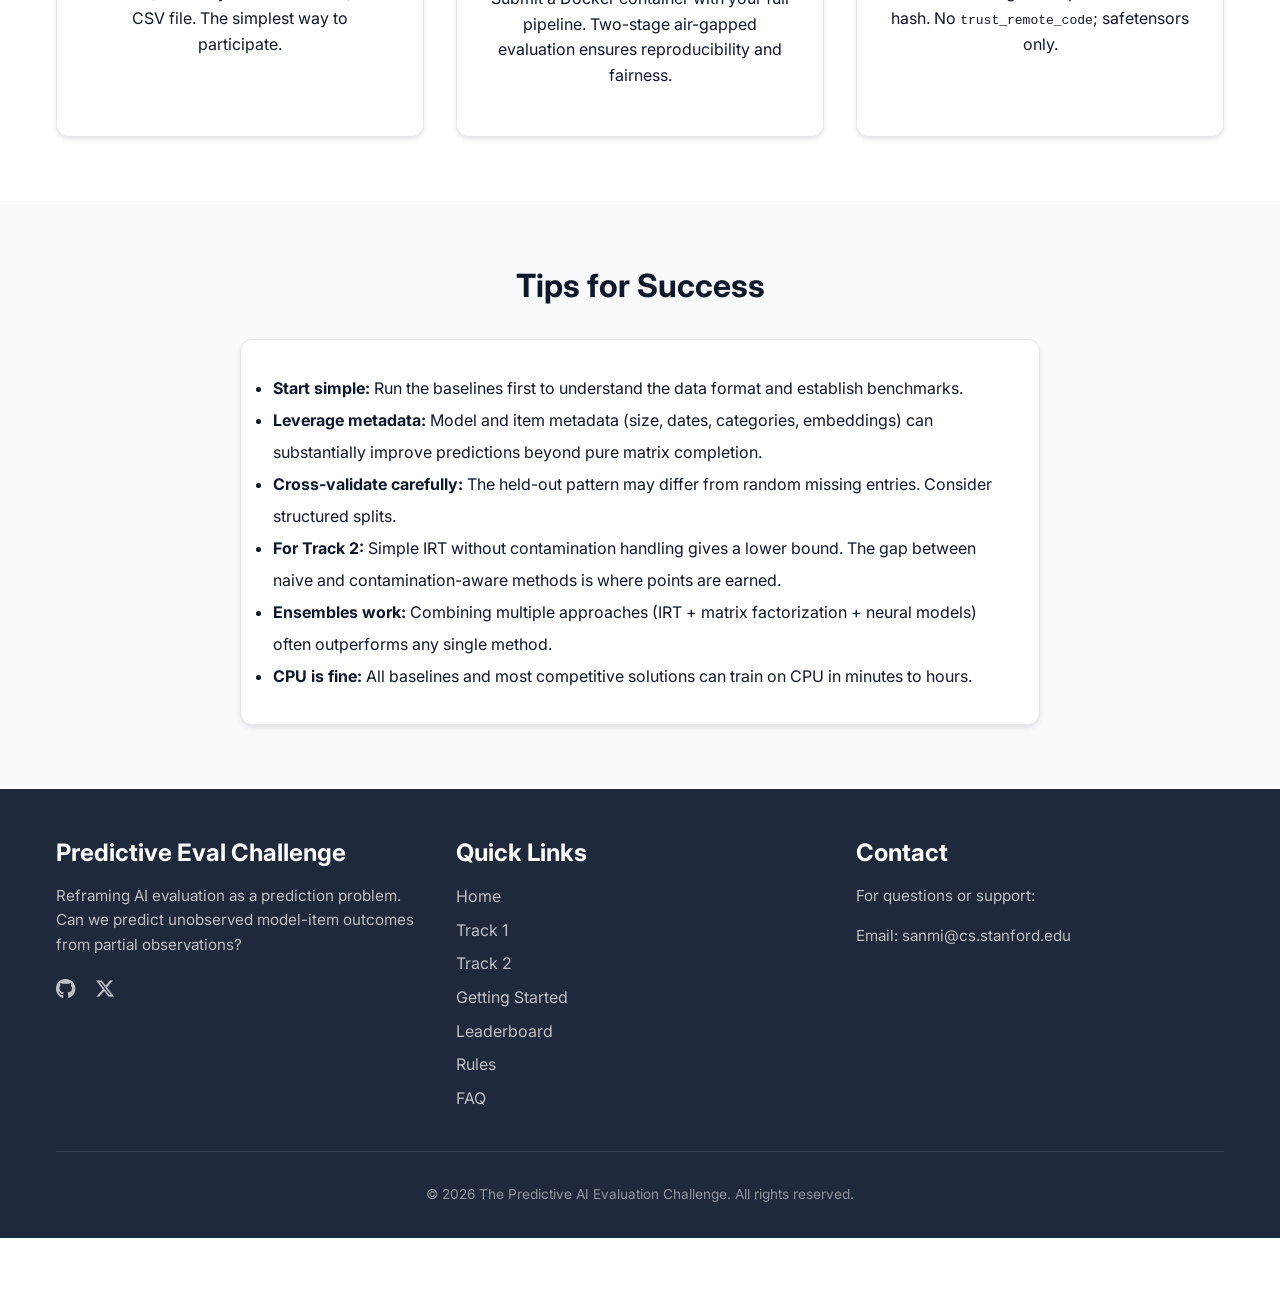
<file: docs/getting_started.html>
<!DOCTYPE html>
<html lang="en">
<head>
    <meta charset="UTF-8">
    <meta name="viewport" content="width=device-width, initial-scale=1.0">
    <title>Getting Started - Predictive AI Evaluation Challenge</title>
    <link rel="preconnect" href="https://fonts.googleapis.com">
    <link rel="preconnect" href="https://fonts.gstatic.com" crossorigin>
    <link href="https://fonts.googleapis.com/css2?family=Inter:wght@300;400;500;600;700;800&display=swap" rel="stylesheet">
    <link rel="stylesheet" href="https://cdnjs.cloudflare.com/ajax/libs/font-awesome/6.5.0/css/all.min.css">
    <link rel="stylesheet" href="style.css">
</head>
<body>
    <!-- Header -->
    <header>
        <div class="container header-container">
            <a href="index.html" class="logo">Predictive Eval Challenge</a>
            <div class="mobile-toggle">
                <i class="fas fa-bars"></i>
            </div>
            <ul class="nav-menu">
                <li><a href="index.html">Home</a></li>
                <li><a href="track1.html">Track 1</a></li>
                <li><a href="track2.html">Track 2</a></li>
                <li><a href="getting_started.html">Getting Started</a></li>
                <li><a href="leaderboard.html">Leaderboard</a></li>
                <li><a href="rules.html">Rules</a></li>
                <li><a href="faq.html">FAQ</a></li>
            </ul>
        </div>
    </header>

    <!-- Hero -->
    <section class="hero" style="height: auto; padding: 8rem 0 4rem; min-height: auto;">
        <div class="container text-center">
            <div style="font-size: 4rem; margin-bottom: 1.5rem;">
                <i class="fas fa-book-open"></i>
            </div>
            <h1 class="hero-title">Getting Started</h1>
            <p class="hero-tagline">From installation to your first submission in minutes</p>
        </div>
    </section>

    <!-- Step 1: Installation -->
    <section>
        <div class="container">
            <h2 class="mb-2"><span style="color: var(--secondary-color);">Step 1:</span> Install torch_measure</h2>
            <div class="card">
                <p>
                    <code>torch_measure</code> is an open-source PyTorch toolkit for measurement models
                    (Item Response Theory, factor analysis, and more) applied to AI evaluation.
                    It provides datasets, baselines, and utilities for both competition tracks.
                </p>
                <div class="code-block-container">
                    <pre><code># Install from PyPI
pip install torch_measure

# Or install from source for the latest features
git clone https://github.com/YOUR_REPO/torch_measure.git
cd torch_measure
pip install -e .</code></pre>
                </div>
                <div class="info-box">
                    <p>
                        <strong><i class="fas fa-info-circle"></i> Requirements:</strong>
                        Python 3.8+, PyTorch 1.12+. All tasks are solvable on CPU. A single GPU will
                        speed up training but is not required.
                    </p>
                </div>
            </div>
        </div>
    </section>

    <!-- Step 2: Load Data -->
    <section style="background-color: var(--gray-100);">
        <div class="container">
            <h2 class="mb-2"><span style="color: var(--secondary-color);">Step 2:</span> Load the Data</h2>
            <div class="card">
                <p>
                    Datasets are available through <code>torch_measure.datasets</code> and also hosted on HuggingFace
                    for direct download.
                </p>
                <div class="code-block-container">
                    <pre><code>from torch_measure.datasets import load_competition_data

# Load Track 1 data (response prediction)
track1_data = load_competition_data("track1")
print(f"Response matrix shape: {track1_data.response_matrix.shape}")
print(f"Observed entries: {track1_data.observed_mask.sum()}")
print(f"Held-out entries: {track1_data.held_out_mask.sum()}")

# Load Track 2 data (robust scoring)
track2_data = load_competition_data("track2")
print(f"Models: {track2_data.n_models}")
print(f"Items: {track2_data.n_items}")
print(f"Contains contaminated data: True")</code></pre>
                </div>
                <div class="info-box">
                    <p>
                        <strong><i class="fas fa-database"></i> Alternative:</strong>
                        Datasets are also available on HuggingFace. See the
                        <code>torch_measure</code> documentation for direct download links.
                    </p>
                </div>
            </div>
        </div>
    </section>

    <!-- Step 3: Run Baselines -->
    <section>
        <div class="container">
            <h2 class="mb-2"><span style="color: var(--secondary-color);">Step 3:</span> Run a Baseline</h2>
            <div class="card">
                <p>
                    Several baseline models are included to help you get started and benchmark your approach.
                </p>

                <h3 class="mt-2">Available Baselines</h3>
                <div class="dataset-table">
                    <table>
                        <thead>
                            <tr>
                                <th>Model</th>
                                <th>Description</th>
                                <th>Track</th>
                            </tr>
                        </thead>
                        <tbody>
                            <tr>
                                <td><strong>Rasch (1PL)</strong></td>
                                <td>One-parameter logistic IRT model with ability and difficulty parameters</td>
                                <td>1 &amp; 2</td>
                            </tr>
                            <tr>
                                <td><strong>2PL</strong></td>
                                <td>Two-parameter logistic model adding item discrimination</td>
                                <td>1 &amp; 2</td>
                            </tr>
                            <tr>
                                <td><strong>3PL</strong></td>
                                <td>Three-parameter logistic model adding guessing parameter</td>
                                <td>1 &amp; 2</td>
                            </tr>
                            <tr>
                                <td><strong>Beta-IRT</strong></td>
                                <td>IRT with beta-distributed ability scores for bounded estimation</td>
                                <td>1 &amp; 2</td>
                            </tr>
                            <tr>
                                <td><strong>Amortized IRT</strong></td>
                                <td>Neural amortized inference for scalable IRT parameter estimation</td>
                                <td>1 &amp; 2</td>
                            </tr>
                        </tbody>
                    </table>
                </div>

                <h4 class="mt-2">Example: Running the Rasch Baseline</h4>
                <div class="code-block-container">
                    <pre><code>from torch_measure.models import RaschModel
from torch_measure.datasets import load_competition_data
from torch_measure.evaluation import evaluate_track1

# Load data
data = load_competition_data("track1")

# Fit model
model = RaschModel(n_models=data.n_models, n_items=data.n_items)
model.fit(data.response_matrix, data.observed_mask, epochs=100)

# Predict held-out entries
predictions = model.predict(data.held_out_indices)

# Evaluate
results = evaluate_track1(predictions, data.held_out_labels)
print(f"AUC-ROC: {results['auc_roc']:.4f}")
print(f"Log-Loss: {results['log_loss']:.4f}")</code></pre>
                </div>

                <h4 class="mt-2">Example: Running a Track 2 Baseline</h4>
                <div class="code-block-container">
                    <pre><code>from torch_measure.models import RaschModel
from torch_measure.datasets import load_competition_data
from torch_measure.evaluation import evaluate_track2

# Load data (includes contaminated responses)
data = load_competition_data("track2")

# Fit model (basic -- does not handle contamination)
model = RaschModel(n_models=data.n_models, n_items=data.n_items)
model.fit(data.response_matrix, data.observed_mask, epochs=100)

# Extract ability scores
ability_scores = model.get_ability_scores()

# Evaluate against ground truth ranking
results = evaluate_track2(ability_scores, data.ground_truth_ranking)
print(f"Kendall's tau: {results['kendall_tau']:.4f}")
print(f"Spearman's rho: {results['spearman_rho']:.4f}")</code></pre>
                </div>
            </div>
        </div>
    </section>

    <!-- Step 4: Submit -->
    <section style="background-color: var(--gray-100);">
        <div class="container">
            <h2 class="mb-2"><span style="color: var(--secondary-color);">Step 4:</span> Format & Submit</h2>
            <div class="card">
                <p>
                    Prepare your predictions in CSV format and submit via Codabench.
                </p>

                <div class="grid-2 mt-2">
                    <div>
                        <h4>Track 1: Response Prediction</h4>
                        <div class="code-block-container">
                            <pre><code># Generate submission CSV
import pandas as pd

submission = pd.DataFrame({
    'model_id': held_out_model_ids,
    'item_id': held_out_item_ids,
    'predicted_probability': predictions
})
submission.to_csv(
    'track1_submission.csv',
    index=False
)</code></pre>
                        </div>
                    </div>
                    <div>
                        <h4>Track 2: Robust Scoring</h4>
                        <div class="code-block-container">
                            <pre><code># Generate submission CSV
import pandas as pd

submission = pd.DataFrame({
    'model_id': model_ids,
    'ability_score': ability_scores
})
submission.to_csv(
    'track2_submission.csv',
    index=False
)</code></pre>
                        </div>
                    </div>
                </div>

                <div class="text-center mt-2">
                    <a href="https://www.codabench.org/competitions/14615/" class="btn btn-primary btn-large" target="_blank">
                        <i class="fas fa-upload"></i>
                        Submit on Codabench
                    </a>
                </div>

                <div class="warning-box mt-2">
                    <p>
                        <strong><i class="fas fa-exclamation-triangle"></i> Submission limits:</strong>
                        2 submissions per day during the competition period, 2 per week post-competition.
                        Make sure your submission CSV is properly formatted before uploading.
                    </p>
                </div>
            </div>
        </div>
    </section>

    <!-- Submission Tracks -->
    <section>
        <div class="container">
            <h2 class="text-center mb-2">Submission Tracks</h2>
            <div class="grid-3">
                <div class="card" style="text-align: center;">
                    <div style="font-size: 2.5rem; color: var(--secondary-color); margin-bottom: 1rem;">
                        <i class="fas fa-file-csv"></i>
                    </div>
                    <h3>Default: CSV Upload</h3>
                    <p>Upload your predicted probabilities (Track 1) or ability scores (Track 2) as a CSV file. The simplest way to participate.</p>
                </div>
                <div class="card" style="text-align: center;">
                    <div style="font-size: 2.5rem; color: var(--secondary-color); margin-bottom: 1rem;">
                        <i class="fab fa-docker"></i>
                    </div>
                    <h3>Advanced: Code Submission</h3>
                    <p>Submit a Docker container with your full pipeline. Two-stage air-gapped evaluation ensures reproducibility and fairness.</p>
                </div>
                <div class="card" style="text-align: center;">
                    <div style="font-size: 2.5rem; color: var(--secondary-color); margin-bottom: 1rem;">
                        <i class="fas fa-robot"></i>
                    </div>
                    <h3>LLM Featurizer</h3>
                    <p>Upload your model to HuggingFace and submit a config with a pinned commit hash. No <code>trust_remote_code</code>; safetensors only.</p>
                </div>
            </div>
        </div>
    </section>

    <!-- Tips -->
    <section style="background-color: var(--gray-100);">
        <div class="container">
            <h2 class="text-center mb-2">Tips for Success</h2>
            <div class="card" style="max-width: 800px; margin: 0 auto;">
                <ul style="line-height: 2;">
                    <li><strong>Start simple:</strong> Run the baselines first to understand the data format and establish benchmarks.</li>
                    <li><strong>Leverage metadata:</strong> Model and item metadata (size, dates, categories, embeddings) can substantially improve predictions beyond pure matrix completion.</li>
                    <li><strong>Cross-validate carefully:</strong> The held-out pattern may differ from random missing entries. Consider structured splits.</li>
                    <li><strong>For Track 2:</strong> Simple IRT without contamination handling gives a lower bound. The gap between naive and contamination-aware methods is where points are earned.</li>
                    <li><strong>Ensembles work:</strong> Combining multiple approaches (IRT + matrix factorization + neural models) often outperforms any single method.</li>
                    <li><strong>CPU is fine:</strong> All baselines and most competitive solutions can train on CPU in minutes to hours.</li>
                </ul>
            </div>
        </div>
    </section>

    <!-- Footer -->
    <footer>
        <div class="container">
            <div class="footer-container">
                <div class="footer-column">
                    <h3>Predictive Eval Challenge</h3>
                    <p>Reframing AI evaluation as a prediction problem. Can we predict unobserved model-item outcomes from partial observations?</p>
                    <div class="social-links mt-1">
                        <a href="#"><i class="fab fa-github"></i></a>
                        <a href="#"><i class="fab fa-x-twitter"></i></a>
                    </div>
                </div>
                <div class="footer-column">
                    <h3>Quick Links</h3>
                    <ul>
                        <li><a href="index.html">Home</a></li>
                        <li><a href="track1.html">Track 1</a></li>
                        <li><a href="track2.html">Track 2</a></li>
                        <li><a href="getting_started.html">Getting Started</a></li>
                        <li><a href="leaderboard.html">Leaderboard</a></li>
                        <li><a href="rules.html">Rules</a></li>
                        <li><a href="faq.html">FAQ</a></li>
                    </ul>
                </div>
                <div class="footer-column">
                    <h3>Contact</h3>
                    <p>For questions or support:</p>
                    <p>Email: sanmi@cs.stanford.edu</p>
                </div>
            </div>
            <div class="copyright">
                <p>&copy; 2026 The Predictive AI Evaluation Challenge. All rights reserved.</p>
            </div>
        </div>
    </footer>

    <!-- JavaScript -->
    <script>
        const mobileToggle = document.querySelector('.mobile-toggle');
        const navMenu = document.querySelector('.nav-menu');
        mobileToggle.addEventListener('click', () => { navMenu.classList.toggle('active'); });
        document.querySelectorAll('.nav-menu a').forEach(link => {
            link.addEventListener('click', () => { navMenu.classList.remove('active'); });
        });
    </script>
</body>
</html>
</file>
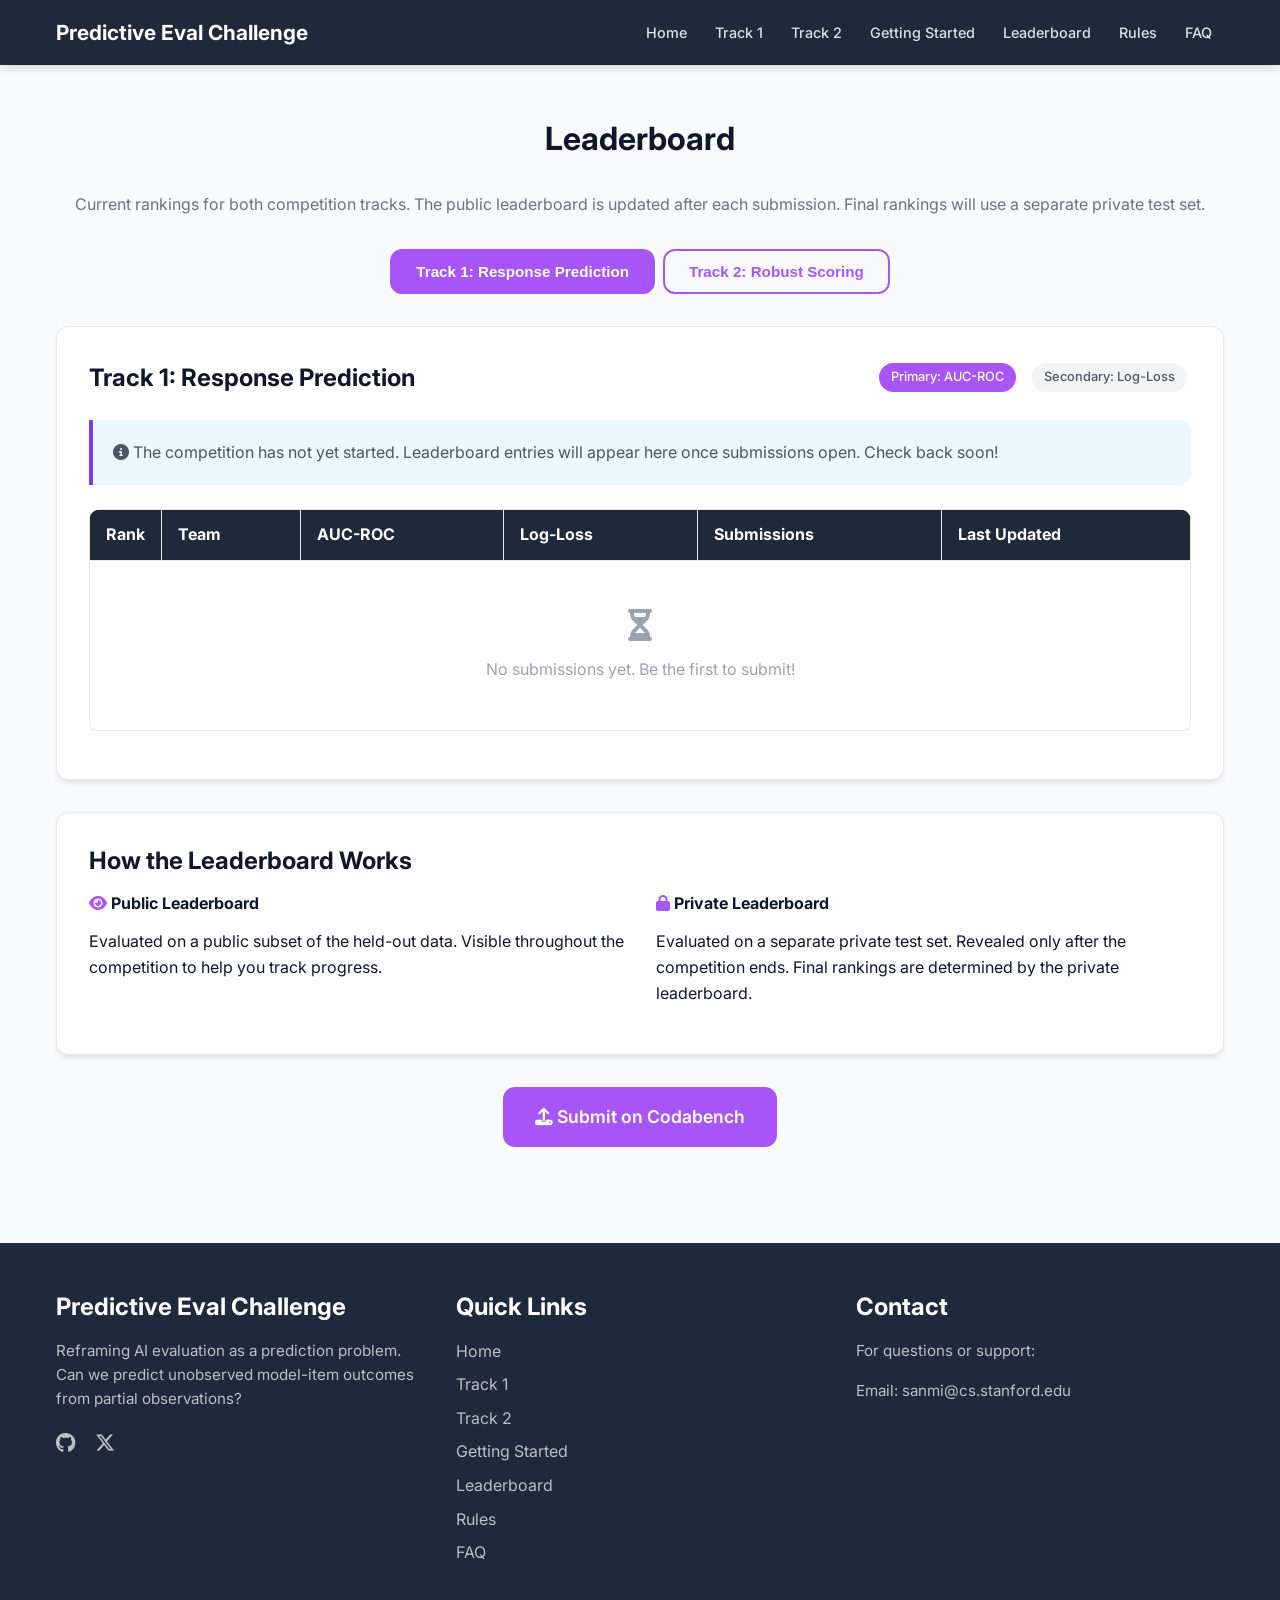
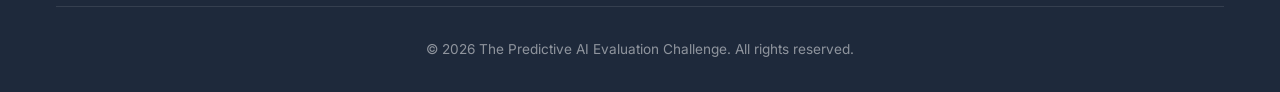
<file: docs/leaderboard.html>
<!DOCTYPE html>
<html lang="en">
<head>
    <meta charset="UTF-8">
    <meta name="viewport" content="width=device-width, initial-scale=1.0">
    <title>Leaderboard - Predictive AI Evaluation Challenge</title>
    <link rel="preconnect" href="https://fonts.googleapis.com">
    <link rel="preconnect" href="https://fonts.gstatic.com" crossorigin>
    <link href="https://fonts.googleapis.com/css2?family=Inter:wght@300;400;500;600;700;800&display=swap" rel="stylesheet">
    <link rel="stylesheet" href="https://cdnjs.cloudflare.com/ajax/libs/font-awesome/6.5.0/css/all.min.css">
    <link rel="stylesheet" href="style.css">
</head>
<body>
    <!-- Header -->
    <header>
        <div class="container header-container">
            <a href="index.html" class="logo">Predictive Eval Challenge</a>
            <div class="mobile-toggle">
                <i class="fas fa-bars"></i>
            </div>
            <ul class="nav-menu">
                <li><a href="index.html">Home</a></li>
                <li><a href="track1.html">Track 1</a></li>
                <li><a href="track2.html">Track 2</a></li>
                <li><a href="getting_started.html">Getting Started</a></li>
                <li><a href="leaderboard.html">Leaderboard</a></li>
                <li><a href="rules.html">Rules</a></li>
                <li><a href="faq.html">FAQ</a></li>
            </ul>
        </div>
    </header>

    <!-- Leaderboard Section -->
    <section id="leaderboard" style="background-color: var(--gray-100); margin-top: 70px; padding-top: 3rem;">
        <div class="container">
            <h2 class="text-center mb-2">Leaderboard</h2>
            <p class="text-center mb-2" style="color: var(--gray-600);">
                Current rankings for both competition tracks. The public leaderboard is updated after each submission.
                Final rankings will use a separate private test set.
            </p>

            <!-- Tab Navigation -->
            <div class="tab-container mb-2">
                <button class="tab-button active" onclick="switchTab('track1')">Track 1: Response Prediction</button>
                <button class="tab-button" onclick="switchTab('track2')">Track 2: Robust Scoring</button>
            </div>

            <!-- Track 1 Leaderboard -->
            <div id="tab-track1" class="tab-content active">
                <div class="card">
                    <div style="display: flex; justify-content: space-between; align-items: center; flex-wrap: wrap; gap: 1rem; margin-bottom: 1.5rem;">
                        <h3 style="margin: 0;">Track 1: Response Prediction</h3>
                        <div style="display: flex; gap: 0.5rem;">
                            <span class="approach-tag" style="background: var(--secondary-color); color: white;">Primary: AUC-ROC</span>
                            <span class="approach-tag">Secondary: Log-Loss</span>
                        </div>
                    </div>

                    <div class="info-box" style="margin-bottom: 1.5rem;">
                        <p>
                            <i class="fas fa-info-circle"></i>
                            The competition has not yet started. Leaderboard entries will appear here once submissions open.
                            Check back soon!
                        </p>
                    </div>

                    <div class="dataset-table">
                        <table class="leaderboard-table">
                            <thead>
                                <tr>
                                    <th style="width: 60px;">Rank</th>
                                    <th>Team</th>
                                    <th>AUC-ROC</th>
                                    <th>Log-Loss</th>
                                    <th>Submissions</th>
                                    <th>Last Updated</th>
                                </tr>
                            </thead>
                            <tbody>
                                <tr>
                                    <td colspan="6" style="text-align: center; padding: 3rem; color: var(--gray-500);">
                                        <i class="fas fa-hourglass-half" style="font-size: 2rem; display: block; margin-bottom: 1rem;"></i>
                                        No submissions yet. Be the first to submit!
                                    </td>
                                </tr>
                            </tbody>
                        </table>
                    </div>
                </div>
            </div>

            <!-- Track 2 Leaderboard -->
            <div id="tab-track2" class="tab-content">
                <div class="card">
                    <div style="display: flex; justify-content: space-between; align-items: center; flex-wrap: wrap; gap: 1rem; margin-bottom: 1.5rem;">
                        <h3 style="margin: 0;">Track 2: Robust Scoring</h3>
                        <div style="display: flex; gap: 0.5rem;">
                            <span class="approach-tag" style="background: var(--secondary-color); color: white;">Primary: Kendall's Tau</span>
                            <span class="approach-tag">Secondary: Spearman's Rho</span>
                        </div>
                    </div>

                    <div class="info-box" style="margin-bottom: 1.5rem;">
                        <p>
                            <i class="fas fa-info-circle"></i>
                            The competition has not yet started. Leaderboard entries will appear here once submissions open.
                            Check back soon!
                        </p>
                    </div>

                    <div class="dataset-table">
                        <table class="leaderboard-table">
                            <thead>
                                <tr>
                                    <th style="width: 60px;">Rank</th>
                                    <th>Team</th>
                                    <th>Kendall's Tau</th>
                                    <th>Spearman's Rho</th>
                                    <th>Test-Retest</th>
                                    <th>Last Updated</th>
                                </tr>
                            </thead>
                            <tbody>
                                <tr>
                                    <td colspan="6" style="text-align: center; padding: 3rem; color: var(--gray-500);">
                                        <i class="fas fa-hourglass-half" style="font-size: 2rem; display: block; margin-bottom: 1rem;"></i>
                                        No submissions yet. Be the first to submit!
                                    </td>
                                </tr>
                            </tbody>
                        </table>
                    </div>
                </div>
            </div>

            <!-- Leaderboard Info -->
            <div class="card mt-2">
                <h3>How the Leaderboard Works</h3>
                <div class="grid-2" style="margin-top: 1rem;">
                    <div>
                        <h4><i class="fas fa-eye" style="color: var(--secondary-color);"></i> Public Leaderboard</h4>
                        <p>Evaluated on a public subset of the held-out data. Visible throughout the competition to help you track progress.</p>
                    </div>
                    <div>
                        <h4><i class="fas fa-lock" style="color: var(--secondary-color);"></i> Private Leaderboard</h4>
                        <p>Evaluated on a separate private test set. Revealed only after the competition ends. Final rankings are determined by the private leaderboard.</p>
                    </div>
                </div>
            </div>

            <div class="text-center mt-2" style="padding-bottom: 2rem;">
                <a href="https://www.codabench.org/competitions/14615/" class="btn btn-primary btn-large" target="_blank">
                    <i class="fas fa-upload"></i>
                    Submit on Codabench
                </a>
            </div>
        </div>
    </section>

    <!-- Footer -->
    <footer>
        <div class="container">
            <div class="footer-container">
                <div class="footer-column">
                    <h3>Predictive Eval Challenge</h3>
                    <p>Reframing AI evaluation as a prediction problem. Can we predict unobserved model-item outcomes from partial observations?</p>
                    <div class="social-links mt-1">
                        <a href="#"><i class="fab fa-github"></i></a>
                        <a href="#"><i class="fab fa-x-twitter"></i></a>
                    </div>
                </div>
                <div class="footer-column">
                    <h3>Quick Links</h3>
                    <ul>
                        <li><a href="index.html">Home</a></li>
                        <li><a href="track1.html">Track 1</a></li>
                        <li><a href="track2.html">Track 2</a></li>
                        <li><a href="getting_started.html">Getting Started</a></li>
                        <li><a href="leaderboard.html">Leaderboard</a></li>
                        <li><a href="rules.html">Rules</a></li>
                        <li><a href="faq.html">FAQ</a></li>
                    </ul>
                </div>
                <div class="footer-column">
                    <h3>Contact</h3>
                    <p>For questions or support:</p>
                    <p>Email: sanmi@cs.stanford.edu</p>
                </div>
            </div>
            <div class="copyright">
                <p>&copy; 2026 The Predictive AI Evaluation Challenge. All rights reserved.</p>
            </div>
        </div>
    </footer>

    <!-- JavaScript -->
    <script>
        const mobileToggle = document.querySelector('.mobile-toggle');
        const navMenu = document.querySelector('.nav-menu');
        mobileToggle.addEventListener('click', () => { navMenu.classList.toggle('active'); });
        document.querySelectorAll('.nav-menu a').forEach(link => {
            link.addEventListener('click', () => { navMenu.classList.remove('active'); });
        });

        // Tab switching
        function switchTab(tabName) {
            // Hide all tab contents
            document.querySelectorAll('.tab-content').forEach(content => {
                content.classList.remove('active');
            });
            // Deactivate all tab buttons
            document.querySelectorAll('.tab-button').forEach(button => {
                button.classList.remove('active');
            });
            // Show selected tab
            document.getElementById('tab-' + tabName).classList.add('active');
            // Activate clicked button
            event.target.classList.add('active');
        }
    </script>
</body>
</html>
</file>
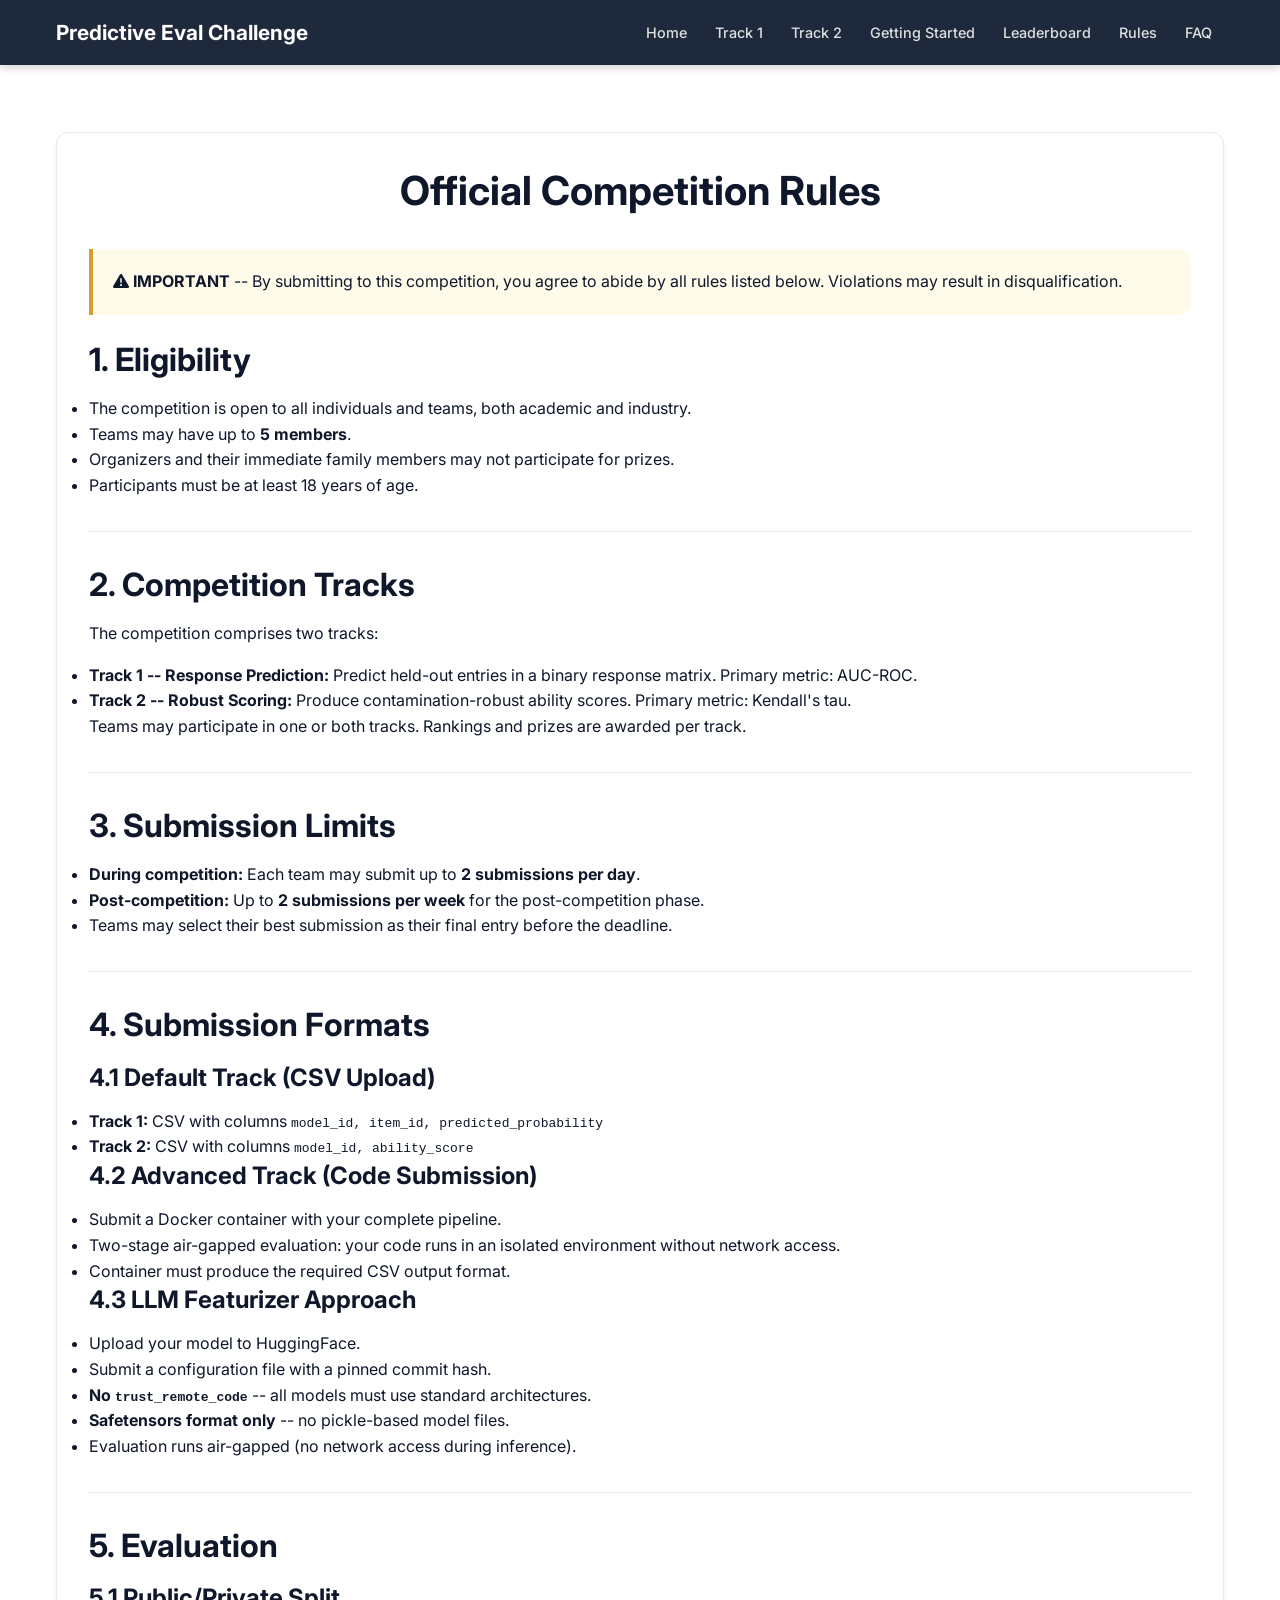
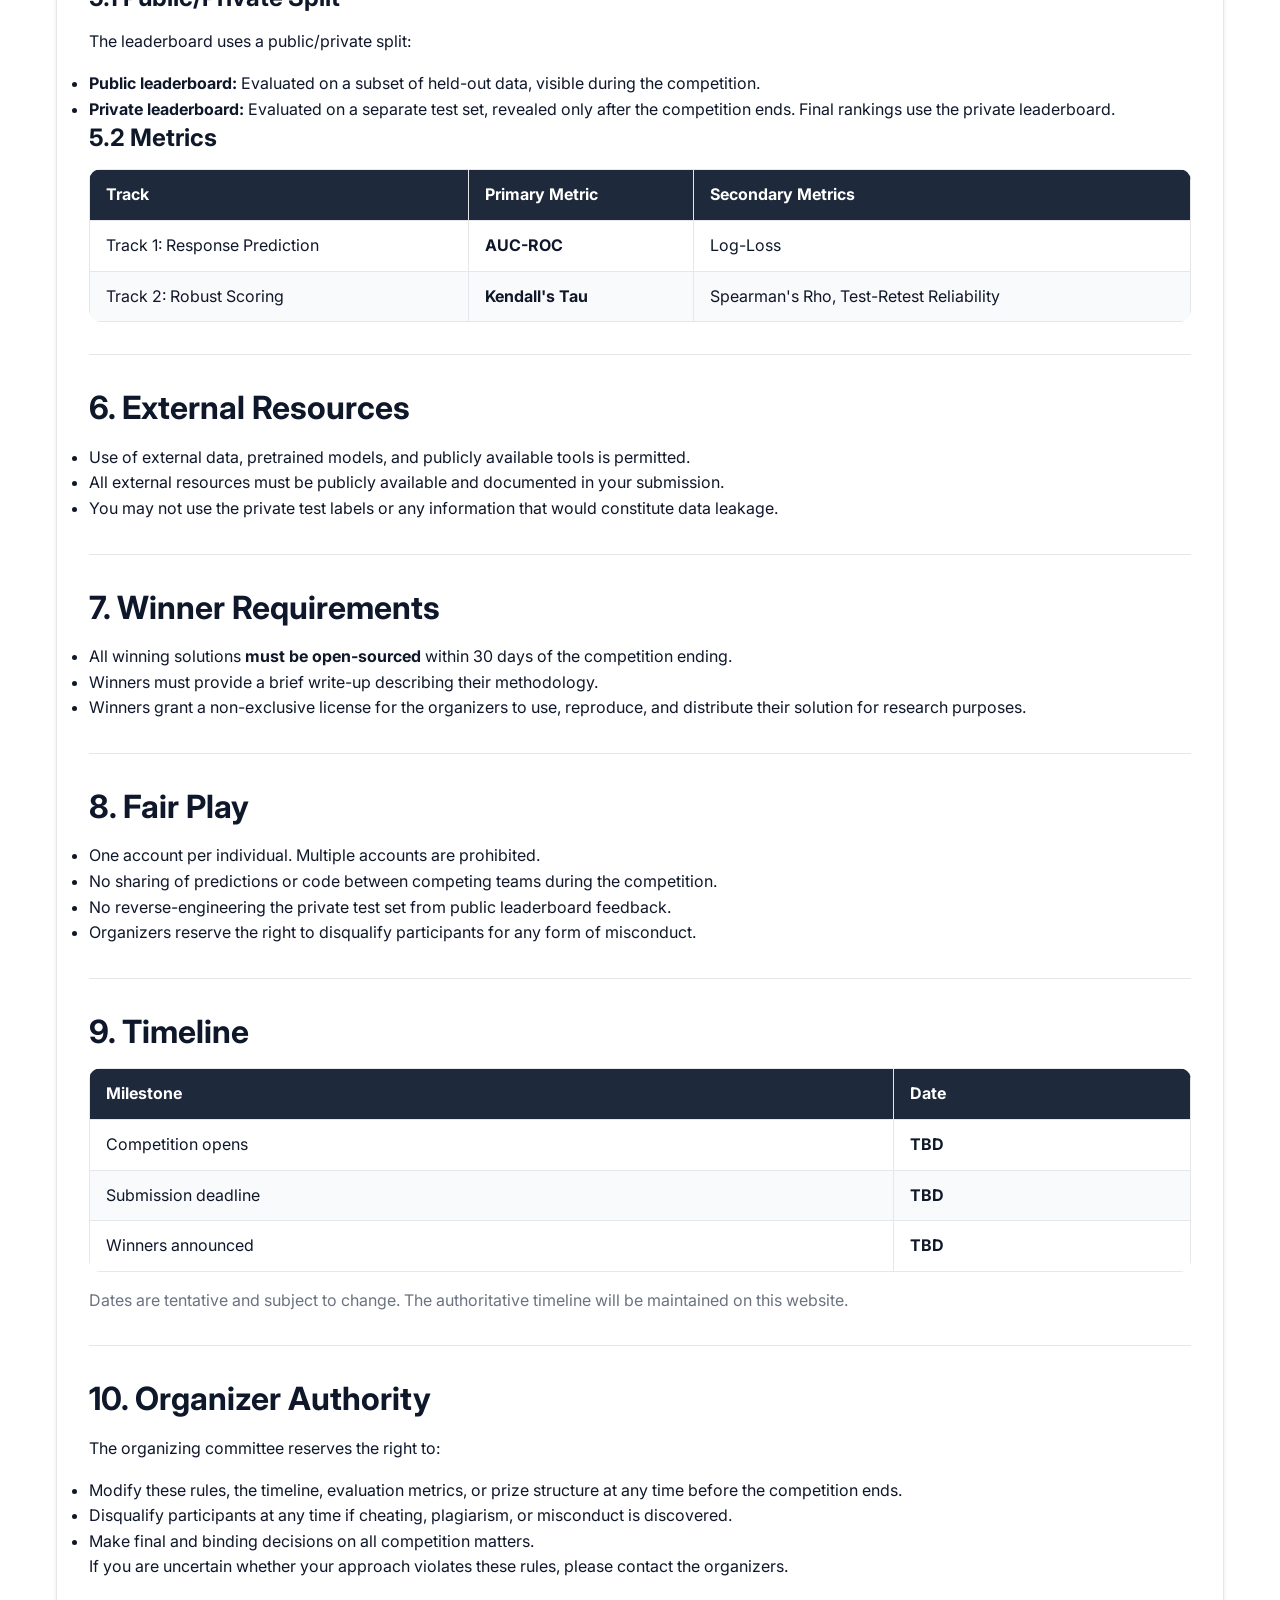
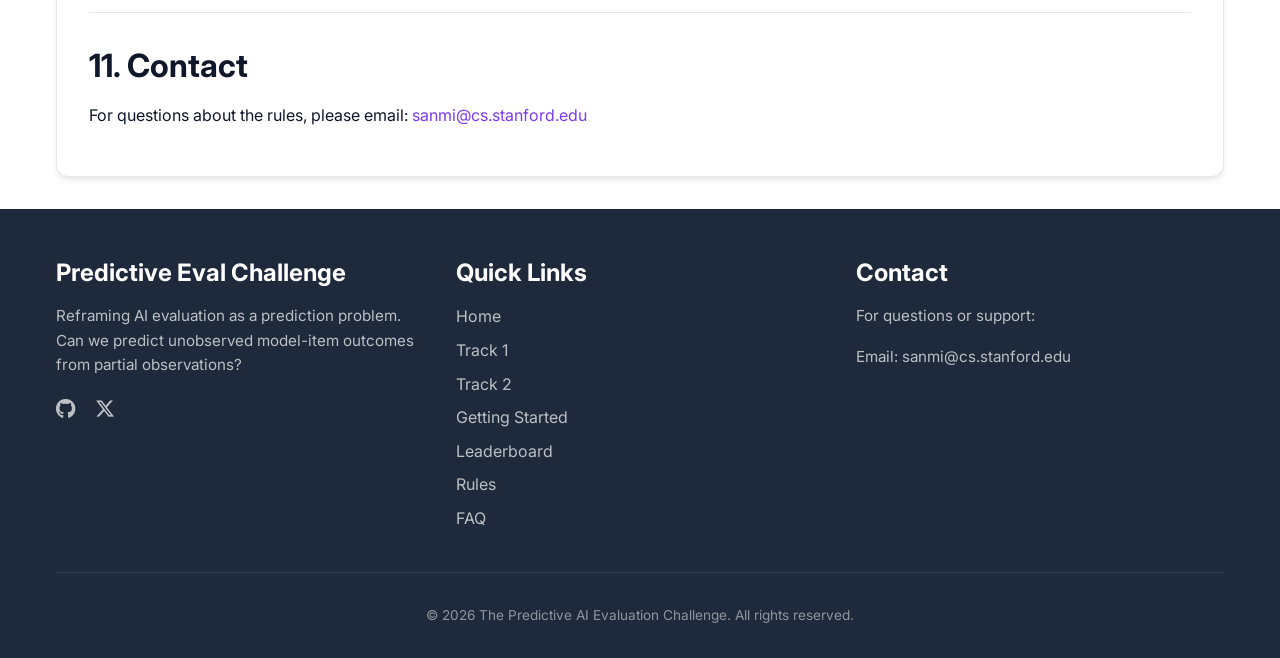
<file: docs/rules.html>
<!DOCTYPE html>
<html lang="en">
<head>
    <meta charset="UTF-8">
    <meta name="viewport" content="width=device-width, initial-scale=1.0">
    <title>Rules - Predictive AI Evaluation Challenge</title>
    <link rel="preconnect" href="https://fonts.googleapis.com">
    <link rel="preconnect" href="https://fonts.gstatic.com" crossorigin>
    <link href="https://fonts.googleapis.com/css2?family=Inter:wght@300;400;500;600;700;800&display=swap" rel="stylesheet">
    <link rel="stylesheet" href="https://cdnjs.cloudflare.com/ajax/libs/font-awesome/6.5.0/css/all.min.css">
    <link rel="stylesheet" href="style.css">
</head>
<body>
    <!-- Header -->
    <header>
        <div class="container header-container">
            <a href="index.html" class="logo">Predictive Eval Challenge</a>
            <div class="mobile-toggle">
                <i class="fas fa-bars"></i>
            </div>
            <ul class="nav-menu">
                <li><a href="index.html">Home</a></li>
                <li><a href="track1.html">Track 1</a></li>
                <li><a href="track2.html">Track 2</a></li>
                <li><a href="getting_started.html">Getting Started</a></li>
                <li><a href="leaderboard.html">Leaderboard</a></li>
                <li><a href="rules.html">Rules</a></li>
                <li><a href="faq.html">FAQ</a></li>
            </ul>
        </div>
    </header>

    <!-- Main Content -->
    <main style="margin-top: 100px; padding: 2rem 0;">
        <div class="container">
            <div class="card">
                <h1 class="text-center mb-2">Official Competition Rules</h1>

                <div class="warning-box">
                    <strong><i class="fas fa-exclamation-triangle"></i> IMPORTANT</strong> -- By submitting to this competition, you agree to abide by all rules listed below. Violations may result in disqualification.
                </div>

                <h2>1. Eligibility</h2>
                <ul>
                    <li>The competition is open to all individuals and teams, both academic and industry.</li>
                    <li>Teams may have up to <strong>5 members</strong>.</li>
                    <li>Organizers and their immediate family members may not participate for prizes.</li>
                    <li>Participants must be at least 18 years of age.</li>
                </ul>

                <hr style="margin: 2rem 0; border: none; border-top: 1px solid var(--gray-300);">

                <h2>2. Competition Tracks</h2>
                <p>The competition comprises two tracks:</p>
                <ul>
                    <li><strong>Track 1 -- Response Prediction:</strong> Predict held-out entries in a binary response matrix. Primary metric: AUC-ROC.</li>
                    <li><strong>Track 2 -- Robust Scoring:</strong> Produce contamination-robust ability scores. Primary metric: Kendall's tau.</li>
                </ul>
                <p>Teams may participate in one or both tracks. Rankings and prizes are awarded per track.</p>

                <hr style="margin: 2rem 0; border: none; border-top: 1px solid var(--gray-300);">

                <h2>3. Submission Limits</h2>
                <ul>
                    <li><strong>During competition:</strong> Each team may submit up to <strong>2 submissions per day</strong>.</li>
                    <li><strong>Post-competition:</strong> Up to <strong>2 submissions per week</strong> for the post-competition phase.</li>
                    <li>Teams may select their best submission as their final entry before the deadline.</li>
                </ul>

                <hr style="margin: 2rem 0; border: none; border-top: 1px solid var(--gray-300);">

                <h2>4. Submission Formats</h2>
                <h3>4.1 Default Track (CSV Upload)</h3>
                <ul>
                    <li><strong>Track 1:</strong> CSV with columns <code>model_id, item_id, predicted_probability</code></li>
                    <li><strong>Track 2:</strong> CSV with columns <code>model_id, ability_score</code></li>
                </ul>

                <h3>4.2 Advanced Track (Code Submission)</h3>
                <ul>
                    <li>Submit a Docker container with your complete pipeline.</li>
                    <li>Two-stage air-gapped evaluation: your code runs in an isolated environment without network access.</li>
                    <li>Container must produce the required CSV output format.</li>
                </ul>

                <h3>4.3 LLM Featurizer Approach</h3>
                <ul>
                    <li>Upload your model to HuggingFace.</li>
                    <li>Submit a configuration file with a pinned commit hash.</li>
                    <li><strong>No <code>trust_remote_code</code></strong> -- all models must use standard architectures.</li>
                    <li><strong>Safetensors format only</strong> -- no pickle-based model files.</li>
                    <li>Evaluation runs air-gapped (no network access during inference).</li>
                </ul>

                <hr style="margin: 2rem 0; border: none; border-top: 1px solid var(--gray-300);">

                <h2>5. Evaluation</h2>
                <h3>5.1 Public/Private Split</h3>
                <p>The leaderboard uses a public/private split:</p>
                <ul>
                    <li><strong>Public leaderboard:</strong> Evaluated on a subset of held-out data, visible during the competition.</li>
                    <li><strong>Private leaderboard:</strong> Evaluated on a separate test set, revealed only after the competition ends. Final rankings use the private leaderboard.</li>
                </ul>

                <h3>5.2 Metrics</h3>
                <div class="dataset-table">
                    <table>
                        <thead>
                            <tr>
                                <th>Track</th>
                                <th>Primary Metric</th>
                                <th>Secondary Metrics</th>
                            </tr>
                        </thead>
                        <tbody>
                            <tr>
                                <td>Track 1: Response Prediction</td>
                                <td><strong>AUC-ROC</strong></td>
                                <td>Log-Loss</td>
                            </tr>
                            <tr>
                                <td>Track 2: Robust Scoring</td>
                                <td><strong>Kendall's Tau</strong></td>
                                <td>Spearman's Rho, Test-Retest Reliability</td>
                            </tr>
                        </tbody>
                    </table>
                </div>

                <hr style="margin: 2rem 0; border: none; border-top: 1px solid var(--gray-300);">

                <h2>6. External Resources</h2>
                <ul>
                    <li>Use of external data, pretrained models, and publicly available tools is permitted.</li>
                    <li>All external resources must be publicly available and documented in your submission.</li>
                    <li>You may not use the private test labels or any information that would constitute data leakage.</li>
                </ul>

                <hr style="margin: 2rem 0; border: none; border-top: 1px solid var(--gray-300);">

                <h2>7. Winner Requirements</h2>
                <ul>
                    <li>All winning solutions <strong>must be open-sourced</strong> within 30 days of the competition ending.</li>
                    <li>Winners must provide a brief write-up describing their methodology.</li>
                    <li>Winners grant a non-exclusive license for the organizers to use, reproduce, and distribute their solution for research purposes.</li>
                </ul>

                <hr style="margin: 2rem 0; border: none; border-top: 1px solid var(--gray-300);">

                <h2>8. Fair Play</h2>
                <ul>
                    <li>One account per individual. Multiple accounts are prohibited.</li>
                    <li>No sharing of predictions or code between competing teams during the competition.</li>
                    <li>No reverse-engineering the private test set from public leaderboard feedback.</li>
                    <li>Organizers reserve the right to disqualify participants for any form of misconduct.</li>
                </ul>

                <hr style="margin: 2rem 0; border: none; border-top: 1px solid var(--gray-300);">

                <h2>9. Timeline</h2>
                <div class="dataset-table">
                    <table>
                        <thead>
                            <tr>
                                <th>Milestone</th>
                                <th>Date</th>
                            </tr>
                        </thead>
                        <tbody>
                            <tr>
                                <td>Competition opens</td>
                                <td><strong>TBD</strong></td>
                            </tr>
                            <tr>
                                <td>Submission deadline</td>
                                <td><strong>TBD</strong></td>
                            </tr>
                            <tr>
                                <td>Winners announced</td>
                                <td><strong>TBD</strong></td>
                            </tr>
                        </tbody>
                    </table>
                </div>
                <p style="margin-top: 1rem; color: var(--gray-600);">Dates are tentative and subject to change. The authoritative timeline will be maintained on this website.</p>

                <hr style="margin: 2rem 0; border: none; border-top: 1px solid var(--gray-300);">

                <h2>10. Organizer Authority</h2>
                <p>The organizing committee reserves the right to:</p>
                <ul>
                    <li>Modify these rules, the timeline, evaluation metrics, or prize structure at any time before the competition ends.</li>
                    <li>Disqualify participants at any time if cheating, plagiarism, or misconduct is discovered.</li>
                    <li>Make final and binding decisions on all competition matters.</li>
                </ul>
                <p>If you are uncertain whether your approach violates these rules, please contact the organizers.</p>

                <hr style="margin: 2rem 0; border: none; border-top: 1px solid var(--gray-300);">

                <h2>11. Contact</h2>
                <p>For questions about the rules, please email: <a href="mailto:sanmi@cs.stanford.edu">sanmi@cs.stanford.edu</a></p>
            </div>
        </div>
    </main>

    <!-- Footer -->
    <footer>
        <div class="container">
            <div class="footer-container">
                <div class="footer-column">
                    <h3>Predictive Eval Challenge</h3>
                    <p>Reframing AI evaluation as a prediction problem. Can we predict unobserved model-item outcomes from partial observations?</p>
                    <div class="social-links mt-1">
                        <a href="#"><i class="fab fa-github"></i></a>
                        <a href="#"><i class="fab fa-x-twitter"></i></a>
                    </div>
                </div>
                <div class="footer-column">
                    <h3>Quick Links</h3>
                    <ul>
                        <li><a href="index.html">Home</a></li>
                        <li><a href="track1.html">Track 1</a></li>
                        <li><a href="track2.html">Track 2</a></li>
                        <li><a href="getting_started.html">Getting Started</a></li>
                        <li><a href="leaderboard.html">Leaderboard</a></li>
                        <li><a href="rules.html">Rules</a></li>
                        <li><a href="faq.html">FAQ</a></li>
                    </ul>
                </div>
                <div class="footer-column">
                    <h3>Contact</h3>
                    <p>For questions or support:</p>
                    <p>Email: sanmi@cs.stanford.edu</p>
                </div>
            </div>
            <div class="copyright">
                <p>&copy; 2026 The Predictive AI Evaluation Challenge. All rights reserved.</p>
            </div>
        </div>
    </footer>

    <!-- JavaScript -->
    <script>
        const mobileToggle = document.querySelector('.mobile-toggle');
        const navMenu = document.querySelector('.nav-menu');
        mobileToggle.addEventListener('click', () => { navMenu.classList.toggle('active'); });
        document.querySelectorAll('.nav-menu a').forEach(link => {
            link.addEventListener('click', () => { navMenu.classList.remove('active'); });
        });
    </script>
</body>
</html>
</file>
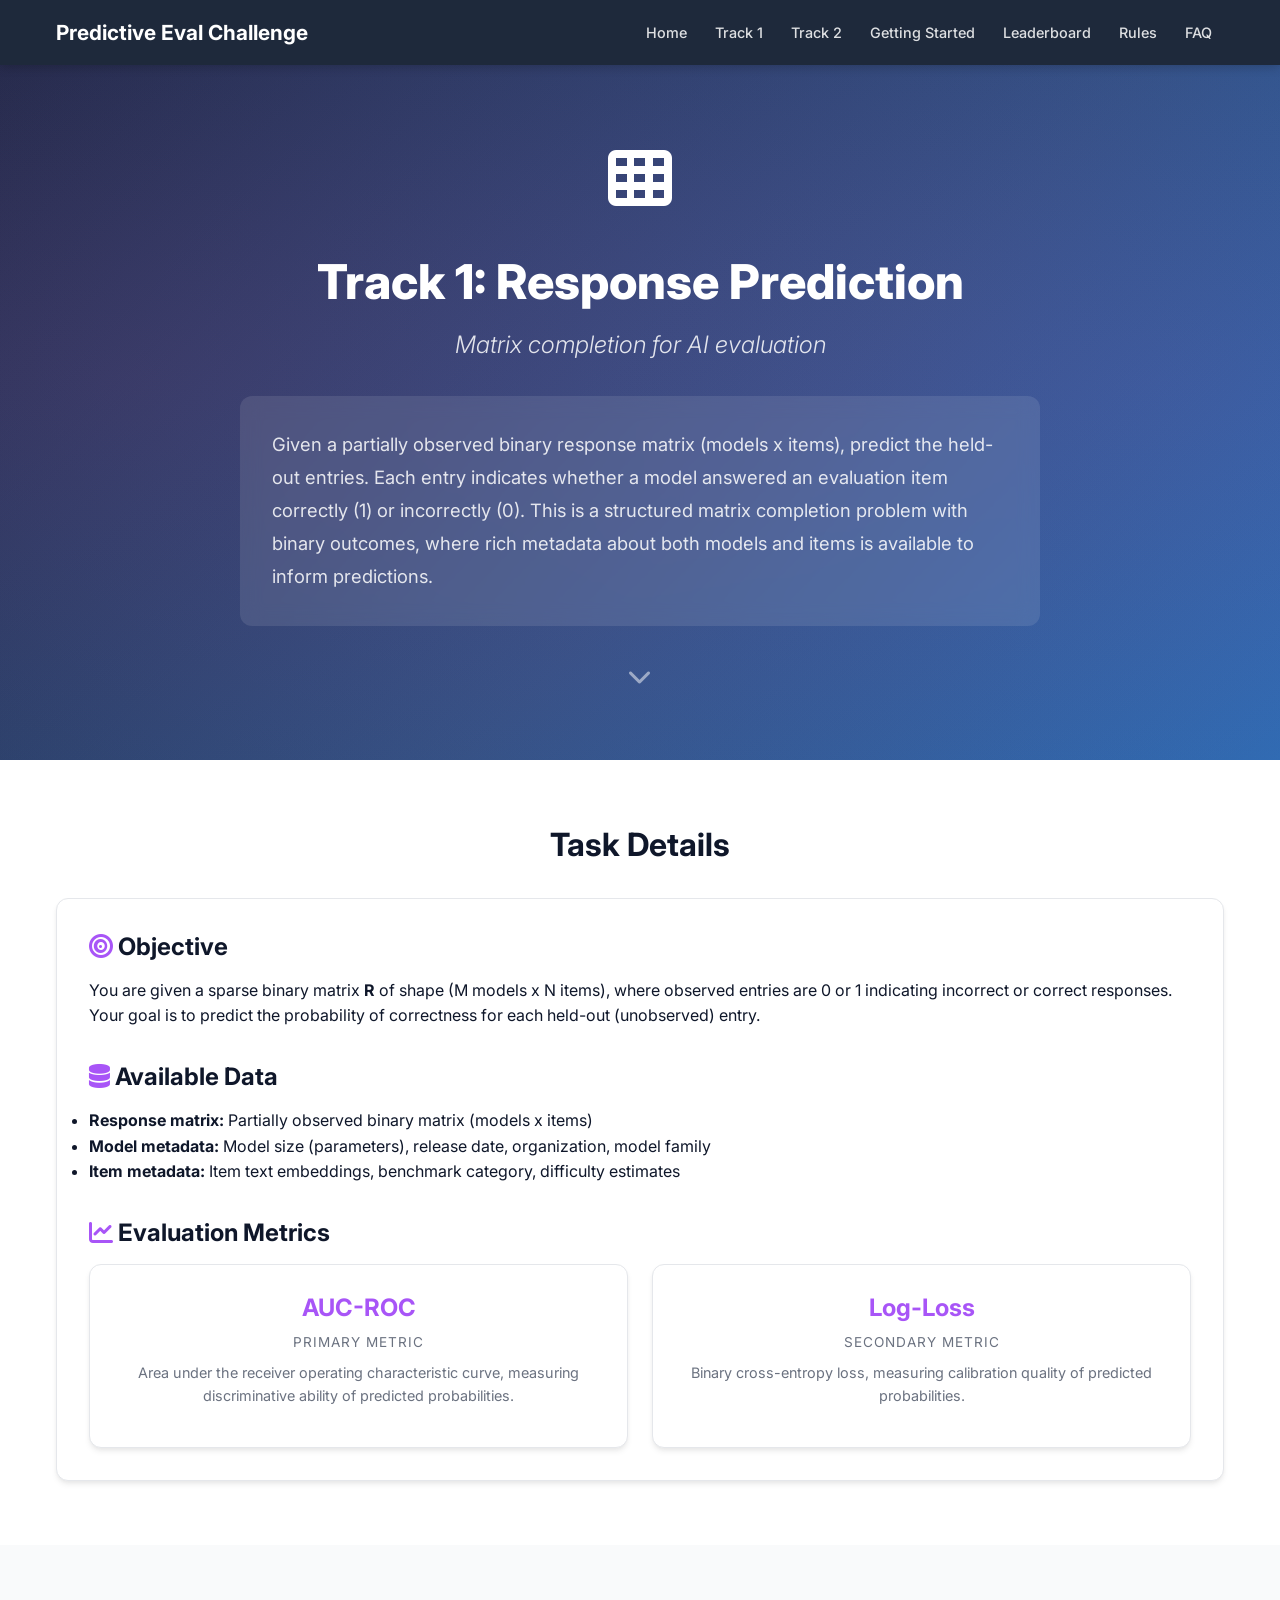
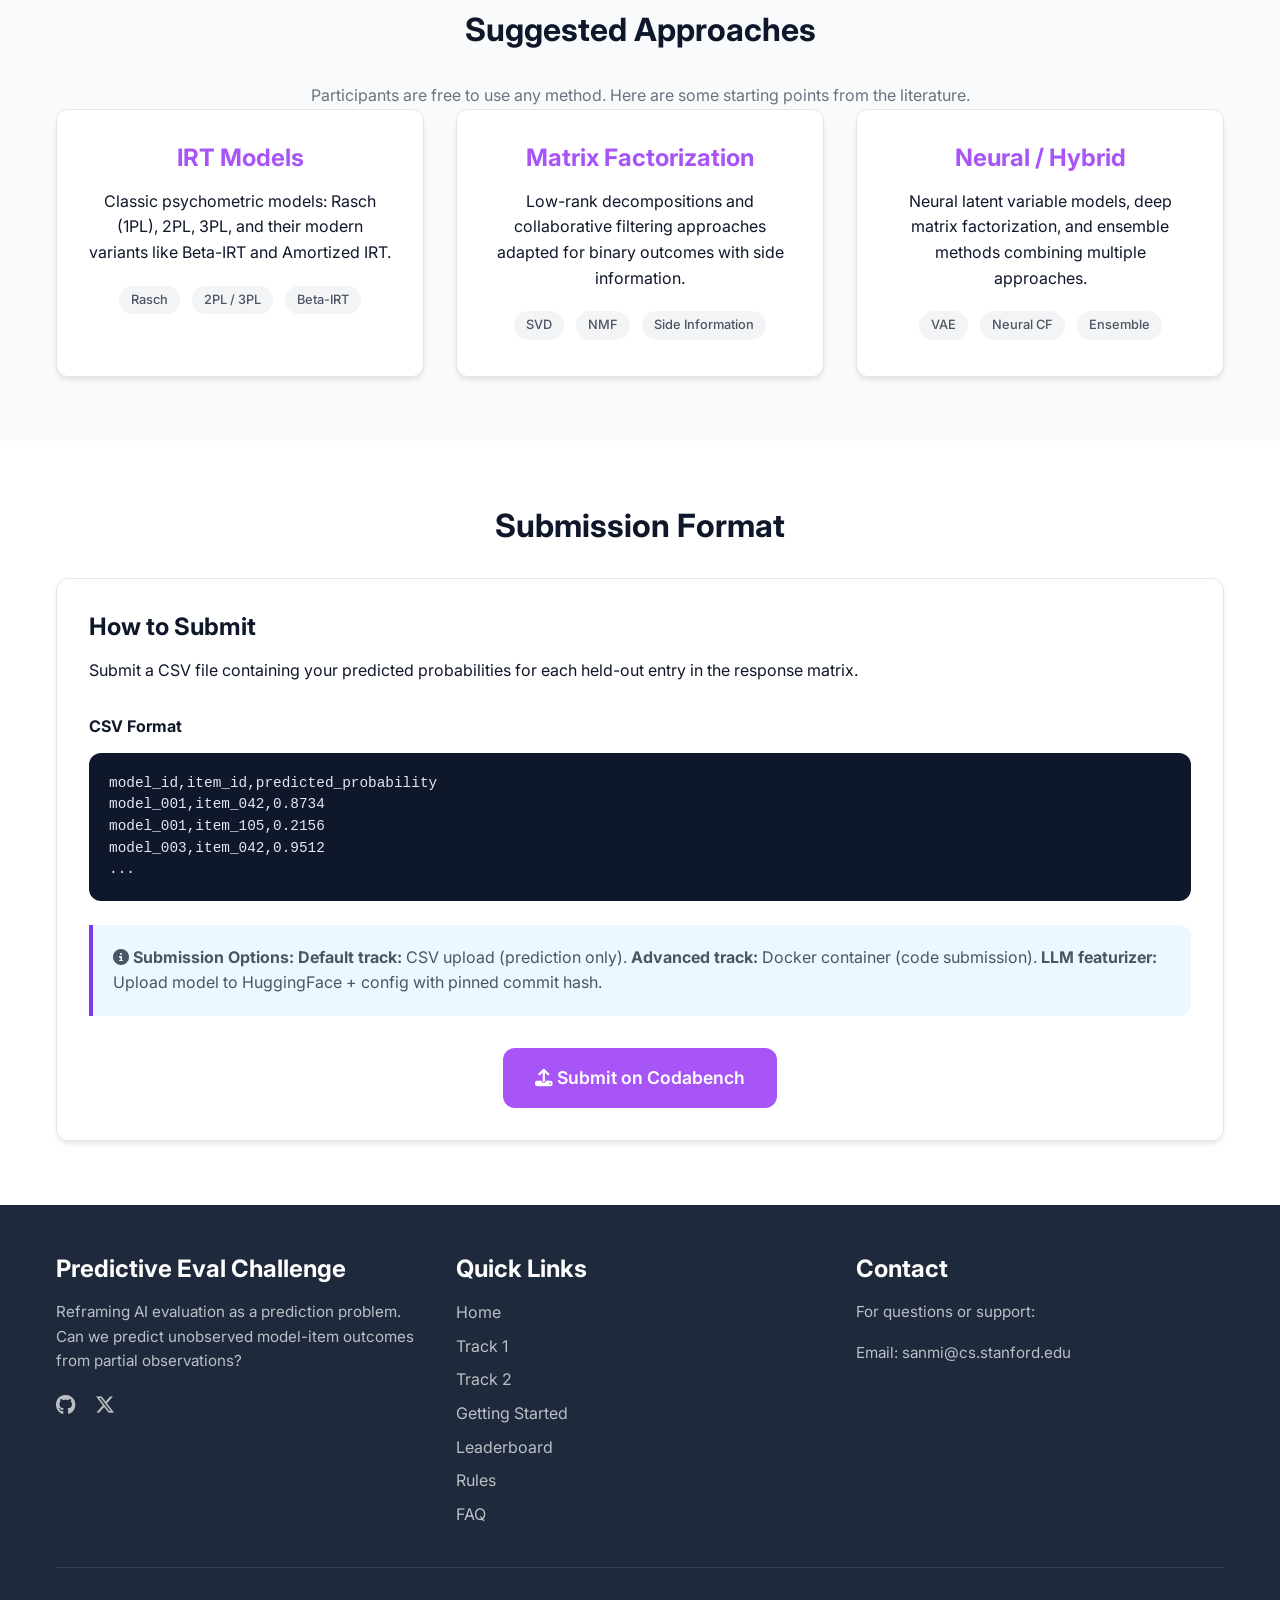
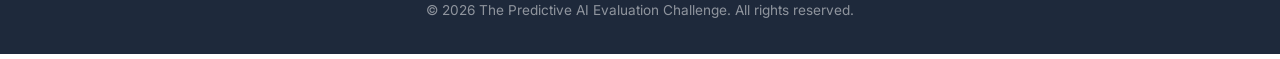
<file: docs/track1.html>
<!DOCTYPE html>
<html lang="en">
<head>
    <meta charset="UTF-8">
    <meta name="viewport" content="width=device-width, initial-scale=1.0">
    <title>Track 1: Response Prediction - Predictive AI Evaluation Challenge</title>
    <link rel="preconnect" href="https://fonts.googleapis.com">
    <link rel="preconnect" href="https://fonts.gstatic.com" crossorigin>
    <link href="https://fonts.googleapis.com/css2?family=Inter:wght@300;400;500;600;700;800&display=swap" rel="stylesheet">
    <link rel="stylesheet" href="https://cdnjs.cloudflare.com/ajax/libs/font-awesome/6.5.0/css/all.min.css">
    <link rel="stylesheet" href="style.css">
</head>
<body>
    <!-- Header -->
    <header>
        <div class="container header-container">
            <a href="index.html" class="logo">Predictive Eval Challenge</a>
            <div class="mobile-toggle">
                <i class="fas fa-bars"></i>
            </div>
            <ul class="nav-menu">
                <li><a href="index.html">Home</a></li>
                <li><a href="track1.html">Track 1</a></li>
                <li><a href="track2.html">Track 2</a></li>
                <li><a href="getting_started.html">Getting Started</a></li>
                <li><a href="leaderboard.html">Leaderboard</a></li>
                <li><a href="rules.html">Rules</a></li>
                <li><a href="faq.html">FAQ</a></li>
            </ul>
        </div>
    </header>

    <!-- Track 1 Hero -->
    <section class="hero hero-dark" style="height: auto; padding: 8rem 0 4rem; background: linear-gradient(135deg, #1a2744 0%, #2c5282 60%, #2b6cb0 100%);">
        <div class="container text-center">
            <div style="font-size: 4rem; margin-bottom: 1.5rem;">
                <i class="fas fa-table-cells"></i>
            </div>
            <h1 class="hero-title">Track 1: Response Prediction</h1>
            <p class="hero-tagline">Matrix completion for AI evaluation</p>
            <p class="hero-description" style="text-align: left; background: rgba(255,255,255,0.1); padding: 2rem; border-radius: 12px; backdrop-filter: blur(10px);">
                Given a partially observed binary response matrix (models x items), predict the held-out entries.
                Each entry indicates whether a model answered an evaluation item correctly (1) or incorrectly (0).
                This is a structured matrix completion problem with binary outcomes, where rich metadata about
                both models and items is available to inform predictions.
            </p>
            <div class="scroll-indicator" onclick="document.getElementById('task-details').scrollIntoView({behavior: 'smooth'})">
                <i class="fas fa-chevron-down"></i>
            </div>
        </div>
    </section>

    <!-- Task Details -->
    <section id="task-details">
        <div class="container">
            <h2 class="text-center mb-2">Task Details</h2>
            <div class="card">
                <h3><i class="fas fa-bullseye" style="color: var(--secondary-color);"></i> Objective</h3>
                <p>
                    You are given a sparse binary matrix <strong>R</strong> of shape (M models x N items), where observed
                    entries are 0 or 1 indicating incorrect or correct responses. Your goal is to predict the probability
                    of correctness for each held-out (unobserved) entry.
                </p>

                <h3 class="mt-2"><i class="fas fa-database" style="color: var(--secondary-color);"></i> Available Data</h3>
                <ul>
                    <li><strong>Response matrix:</strong> Partially observed binary matrix (models x items)</li>
                    <li><strong>Model metadata:</strong> Model size (parameters), release date, organization, model family</li>
                    <li><strong>Item metadata:</strong> Item text embeddings, benchmark category, difficulty estimates</li>
                </ul>

                <h3 class="mt-2"><i class="fas fa-chart-line" style="color: var(--secondary-color);"></i> Evaluation Metrics</h3>
                <div style="display: grid; grid-template-columns: repeat(auto-fit, minmax(250px, 1fr)); gap: 1.5rem; margin-top: 1rem;">
                    <div class="metric-card">
                        <div class="metric-value">AUC-ROC</div>
                        <div class="metric-label">Primary Metric</div>
                        <p style="margin-top: 0.5rem; font-size: 0.9rem; color: var(--gray-600);">
                            Area under the receiver operating characteristic curve, measuring discriminative ability of predicted probabilities.
                        </p>
                    </div>
                    <div class="metric-card">
                        <div class="metric-value">Log-Loss</div>
                        <div class="metric-label">Secondary Metric</div>
                        <p style="margin-top: 0.5rem; font-size: 0.9rem; color: var(--gray-600);">
                            Binary cross-entropy loss, measuring calibration quality of predicted probabilities.
                        </p>
                    </div>
                </div>
            </div>
        </div>
    </section>

    <!-- Suggested Approaches -->
    <section style="background-color: var(--gray-100);">
        <div class="container">
            <h2 class="text-center mb-2">Suggested Approaches</h2>
            <p class="text-center mb-2" style="max-width: 700px; margin: 0 auto; color: var(--gray-600);">
                Participants are free to use any method. Here are some starting points from the literature.
            </p>
            <div class="grid-3">
                <div class="card" style="text-align: center;">
                    <h3 style="color: var(--secondary-color);">IRT Models</h3>
                    <p>Classic psychometric models: Rasch (1PL), 2PL, 3PL, and their modern variants like Beta-IRT and Amortized IRT.</p>
                    <div>
                        <span class="approach-tag">Rasch</span>
                        <span class="approach-tag">2PL / 3PL</span>
                        <span class="approach-tag">Beta-IRT</span>
                    </div>
                </div>
                <div class="card" style="text-align: center;">
                    <h3 style="color: var(--secondary-color);">Matrix Factorization</h3>
                    <p>Low-rank decompositions and collaborative filtering approaches adapted for binary outcomes with side information.</p>
                    <div>
                        <span class="approach-tag">SVD</span>
                        <span class="approach-tag">NMF</span>
                        <span class="approach-tag">Side Information</span>
                    </div>
                </div>
                <div class="card" style="text-align: center;">
                    <h3 style="color: var(--secondary-color);">Neural / Hybrid</h3>
                    <p>Neural latent variable models, deep matrix factorization, and ensemble methods combining multiple approaches.</p>
                    <div>
                        <span class="approach-tag">VAE</span>
                        <span class="approach-tag">Neural CF</span>
                        <span class="approach-tag">Ensemble</span>
                    </div>
                </div>
            </div>
        </div>
    </section>

    <!-- Submission -->
    <section>
        <div class="container">
            <h2 class="text-center mb-2">Submission Format</h2>
            <div class="card">
                <h3>How to Submit</h3>
                <p>
                    Submit a CSV file containing your predicted probabilities for each held-out entry in the response matrix.
                </p>

                <h4 class="mt-2">CSV Format</h4>
                <div class="code-block-container">
                    <pre><code>model_id,item_id,predicted_probability
model_001,item_042,0.8734
model_001,item_105,0.2156
model_003,item_042,0.9512
...</code></pre>
                </div>

                <div class="info-box mt-2">
                    <p>
                        <strong><i class="fas fa-info-circle"></i> Submission Options:</strong>
                        <strong>Default track:</strong> CSV upload (prediction only).
                        <strong>Advanced track:</strong> Docker container (code submission).
                        <strong>LLM featurizer:</strong> Upload model to HuggingFace + config with pinned commit hash.
                    </p>
                </div>

                <div class="text-center mt-2">
                    <a href="https://www.codabench.org/competitions/14615/" class="btn btn-primary btn-large" target="_blank">
                        <i class="fas fa-upload"></i>
                        Submit on Codabench
                    </a>
                </div>
            </div>
        </div>
    </section>

    <!-- Footer -->
    <footer>
        <div class="container">
            <div class="footer-container">
                <div class="footer-column">
                    <h3>Predictive Eval Challenge</h3>
                    <p>Reframing AI evaluation as a prediction problem. Can we predict unobserved model-item outcomes from partial observations?</p>
                    <div class="social-links mt-1">
                        <a href="#"><i class="fab fa-github"></i></a>
                        <a href="#"><i class="fab fa-x-twitter"></i></a>
                    </div>
                </div>
                <div class="footer-column">
                    <h3>Quick Links</h3>
                    <ul>
                        <li><a href="index.html">Home</a></li>
                        <li><a href="track1.html">Track 1</a></li>
                        <li><a href="track2.html">Track 2</a></li>
                        <li><a href="getting_started.html">Getting Started</a></li>
                        <li><a href="leaderboard.html">Leaderboard</a></li>
                        <li><a href="rules.html">Rules</a></li>
                        <li><a href="faq.html">FAQ</a></li>
                    </ul>
                </div>
                <div class="footer-column">
                    <h3>Contact</h3>
                    <p>For questions or support:</p>
                    <p>Email: sanmi@cs.stanford.edu</p>
                </div>
            </div>
            <div class="copyright">
                <p>&copy; 2026 The Predictive AI Evaluation Challenge. All rights reserved.</p>
            </div>
        </div>
    </footer>

    <!-- JavaScript -->
    <script>
        const mobileToggle = document.querySelector('.mobile-toggle');
        const navMenu = document.querySelector('.nav-menu');
        mobileToggle.addEventListener('click', () => { navMenu.classList.toggle('active'); });
        document.querySelectorAll('.nav-menu a').forEach(link => {
            link.addEventListener('click', () => { navMenu.classList.remove('active'); });
        });
    </script>
</body>
</html>
</file>
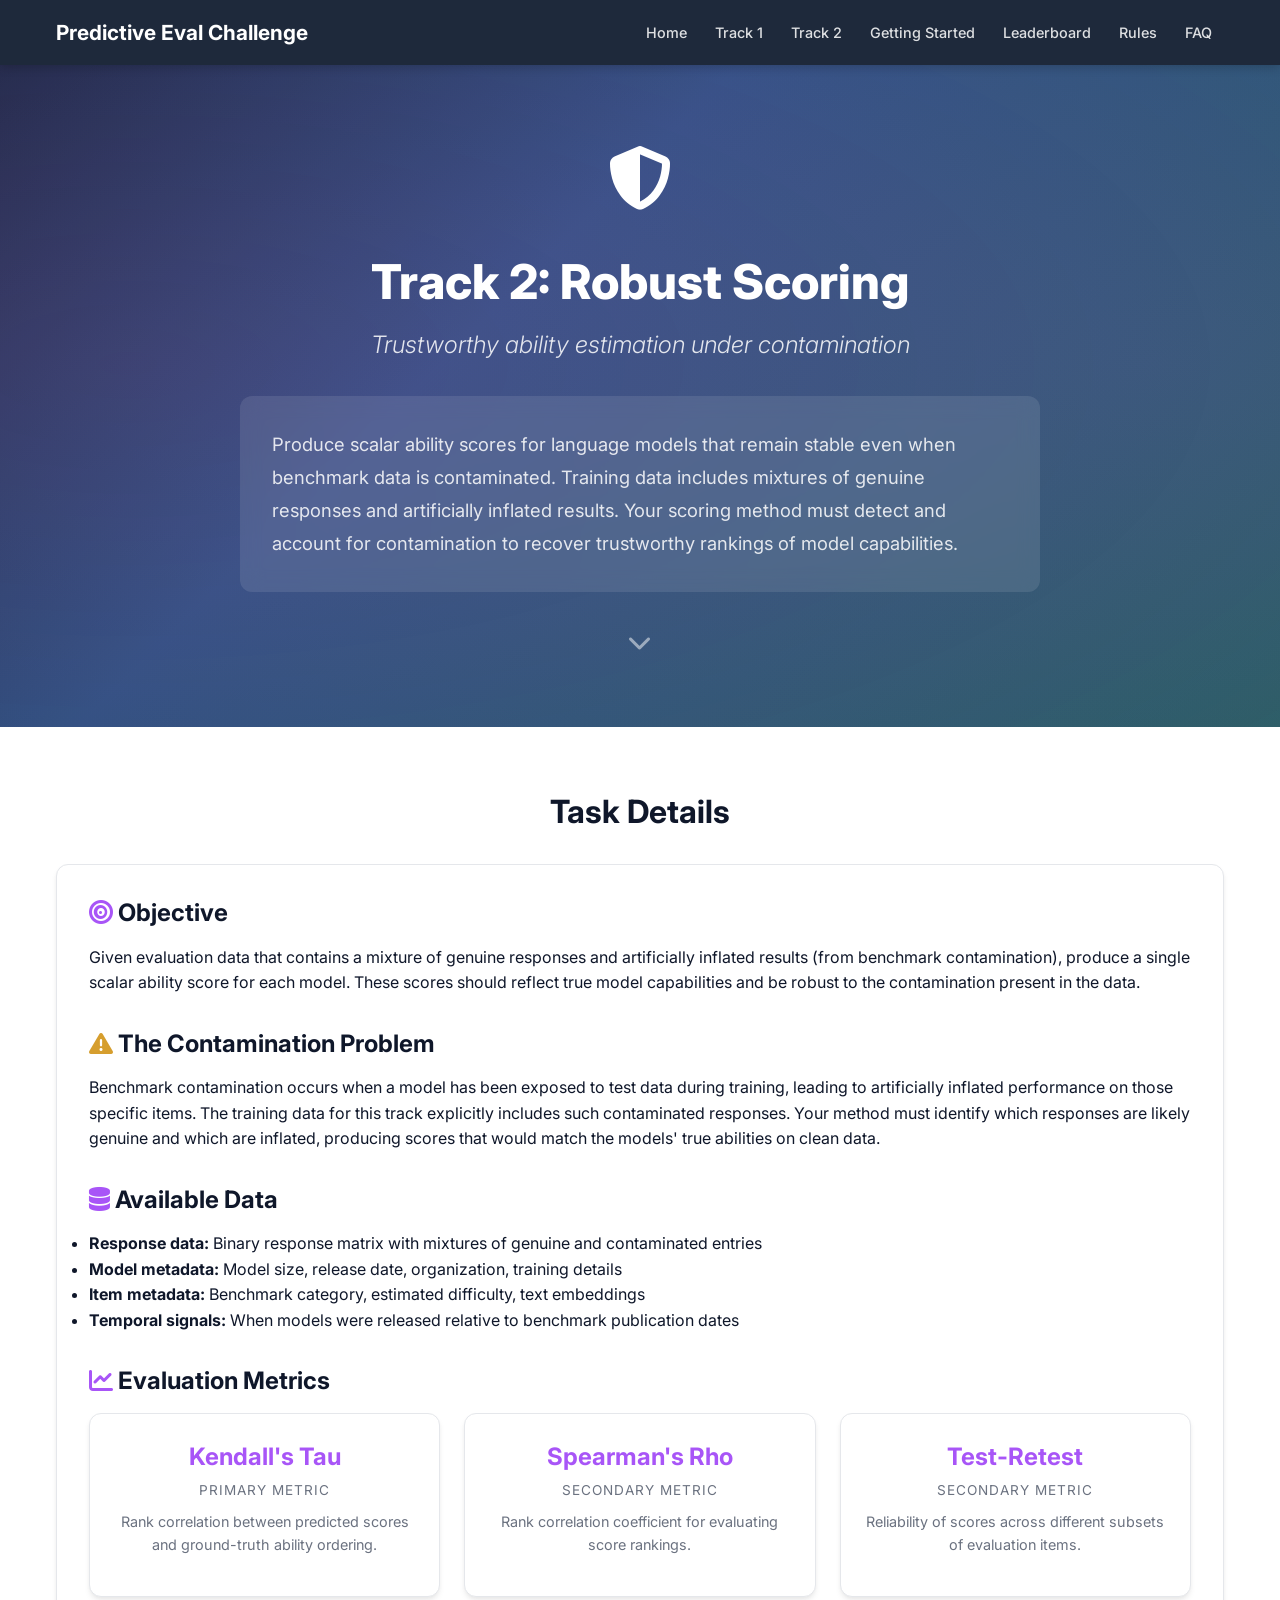
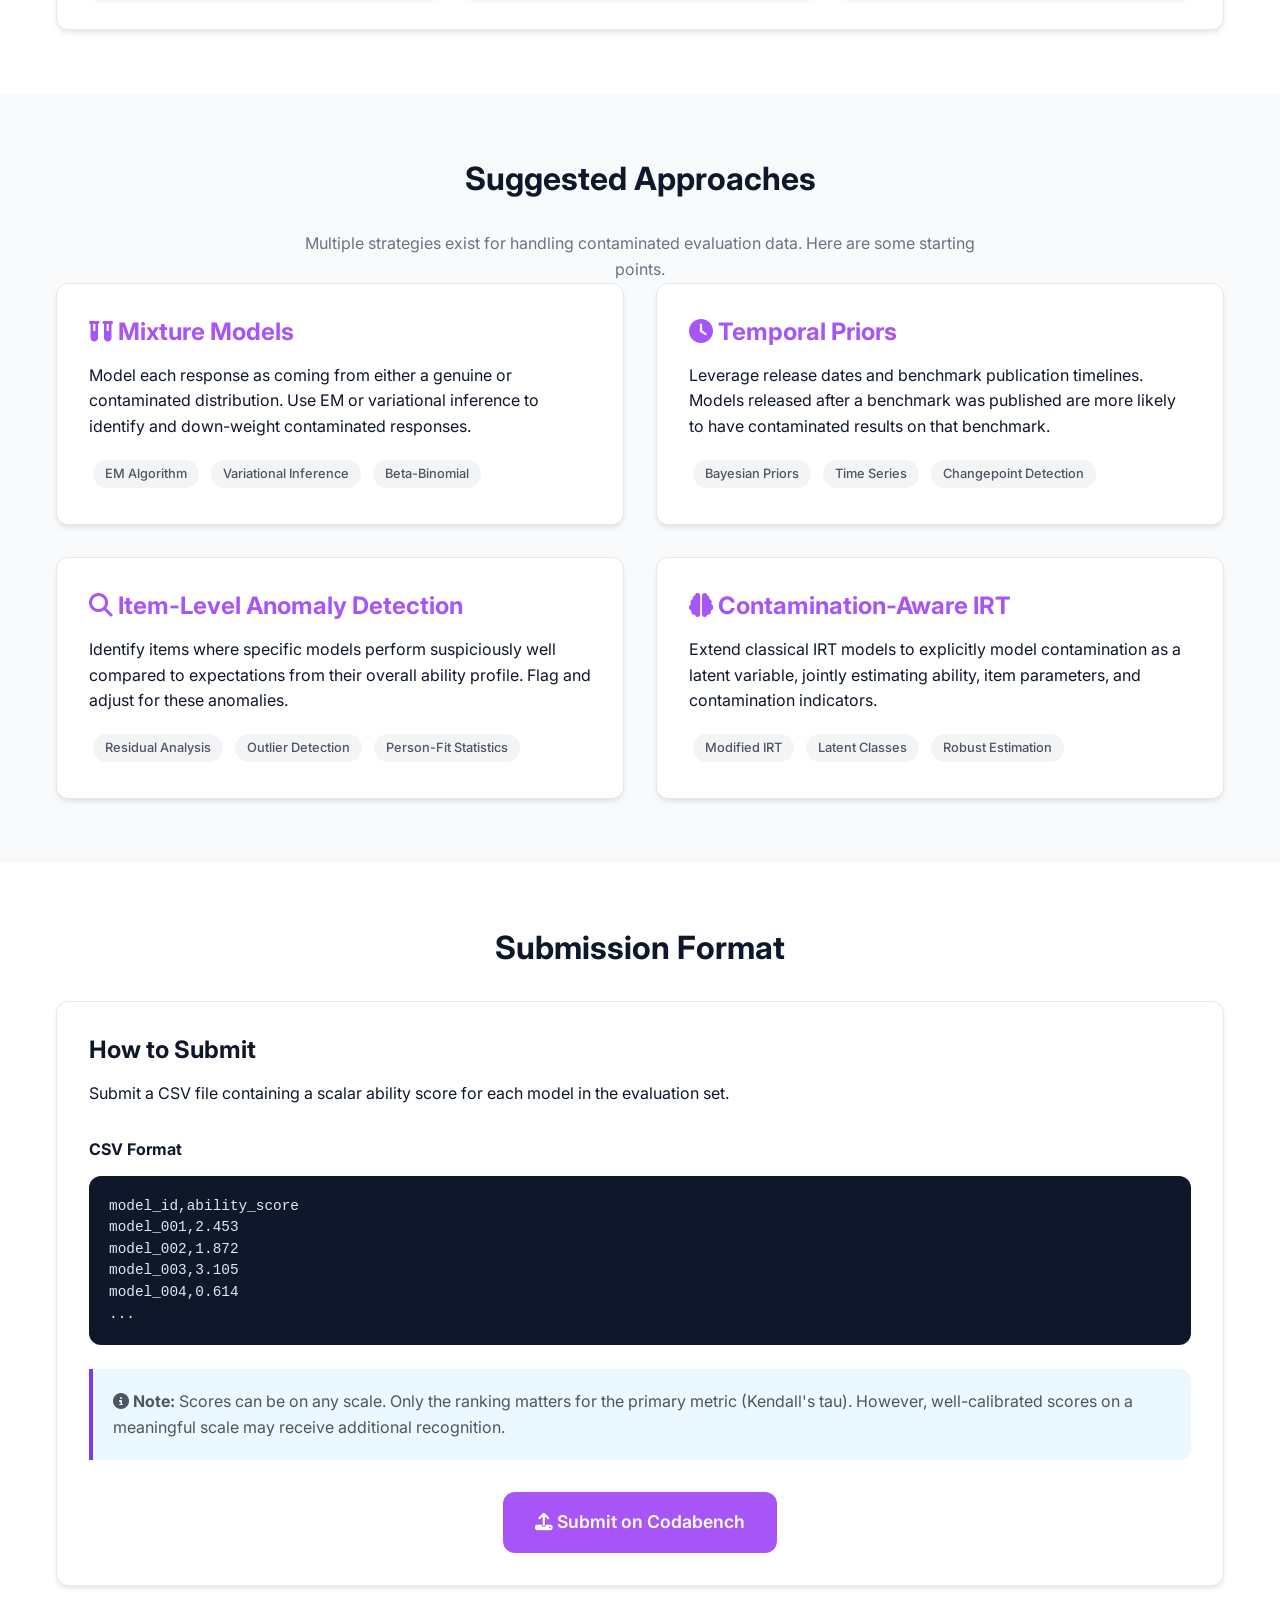
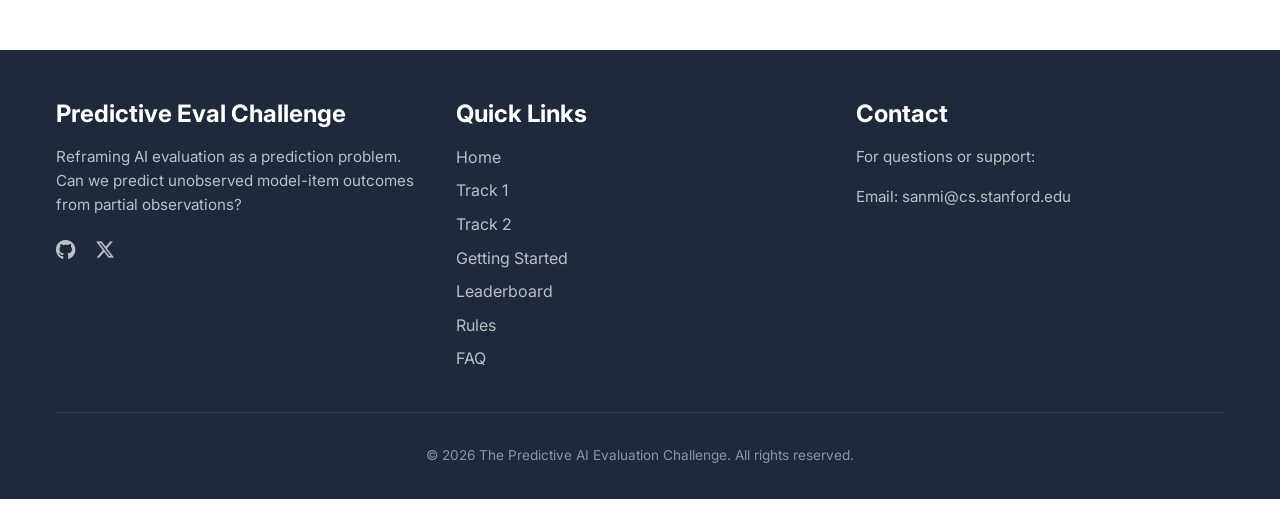
<file: docs/track2.html>
<!DOCTYPE html>
<html lang="en">
<head>
    <meta charset="UTF-8">
    <meta name="viewport" content="width=device-width, initial-scale=1.0">
    <title>Track 2: Robust Scoring - Predictive AI Evaluation Challenge</title>
    <link rel="preconnect" href="https://fonts.googleapis.com">
    <link rel="preconnect" href="https://fonts.gstatic.com" crossorigin>
    <link href="https://fonts.googleapis.com/css2?family=Inter:wght@300;400;500;600;700;800&display=swap" rel="stylesheet">
    <link rel="stylesheet" href="https://cdnjs.cloudflare.com/ajax/libs/font-awesome/6.5.0/css/all.min.css">
    <link rel="stylesheet" href="style.css">
</head>
<body>
    <!-- Header -->
    <header>
        <div class="container header-container">
            <a href="index.html" class="logo">Predictive Eval Challenge</a>
            <div class="mobile-toggle">
                <i class="fas fa-bars"></i>
            </div>
            <ul class="nav-menu">
                <li><a href="index.html">Home</a></li>
                <li><a href="track1.html">Track 1</a></li>
                <li><a href="track2.html">Track 2</a></li>
                <li><a href="getting_started.html">Getting Started</a></li>
                <li><a href="leaderboard.html">Leaderboard</a></li>
                <li><a href="rules.html">Rules</a></li>
                <li><a href="faq.html">FAQ</a></li>
            </ul>
        </div>
    </header>

    <!-- Track 2 Hero -->
    <section class="hero hero-dark" style="height: auto; padding: 8rem 0 4rem; background: linear-gradient(135deg, #1a2744 0%, #2c5282 40%, #285e61 100%);">
        <div class="container text-center">
            <div style="font-size: 4rem; margin-bottom: 1.5rem;">
                <i class="fas fa-shield-halved"></i>
            </div>
            <h1 class="hero-title">Track 2: Robust Scoring</h1>
            <p class="hero-tagline">Trustworthy ability estimation under contamination</p>
            <p class="hero-description" style="text-align: left; background: rgba(255,255,255,0.1); padding: 2rem; border-radius: 12px; backdrop-filter: blur(10px);">
                Produce scalar ability scores for language models that remain stable even when benchmark data
                is contaminated. Training data includes mixtures of genuine responses and artificially inflated
                results. Your scoring method must detect and account for contamination to recover trustworthy
                rankings of model capabilities.
            </p>
            <div class="scroll-indicator" onclick="document.getElementById('task-details').scrollIntoView({behavior: 'smooth'})">
                <i class="fas fa-chevron-down"></i>
            </div>
        </div>
    </section>

    <!-- Task Details -->
    <section id="task-details">
        <div class="container">
            <h2 class="text-center mb-2">Task Details</h2>
            <div class="card">
                <h3><i class="fas fa-bullseye" style="color: var(--secondary-color);"></i> Objective</h3>
                <p>
                    Given evaluation data that contains a mixture of genuine responses and artificially inflated
                    results (from benchmark contamination), produce a single scalar ability score for each model.
                    These scores should reflect true model capabilities and be robust to the contamination present
                    in the data.
                </p>

                <h3 class="mt-2"><i class="fas fa-exclamation-triangle" style="color: #d69e2e;"></i> The Contamination Problem</h3>
                <p>
                    Benchmark contamination occurs when a model has been exposed to test data during training,
                    leading to artificially inflated performance on those specific items. The training data for
                    this track explicitly includes such contaminated responses. Your method must identify which
                    responses are likely genuine and which are inflated, producing scores that would match the
                    models' true abilities on clean data.
                </p>

                <h3 class="mt-2"><i class="fas fa-database" style="color: var(--secondary-color);"></i> Available Data</h3>
                <ul>
                    <li><strong>Response data:</strong> Binary response matrix with mixtures of genuine and contaminated entries</li>
                    <li><strong>Model metadata:</strong> Model size, release date, organization, training details</li>
                    <li><strong>Item metadata:</strong> Benchmark category, estimated difficulty, text embeddings</li>
                    <li><strong>Temporal signals:</strong> When models were released relative to benchmark publication dates</li>
                </ul>

                <h3 class="mt-2"><i class="fas fa-chart-line" style="color: var(--secondary-color);"></i> Evaluation Metrics</h3>
                <div style="display: grid; grid-template-columns: repeat(auto-fit, minmax(220px, 1fr)); gap: 1.5rem; margin-top: 1rem;">
                    <div class="metric-card">
                        <div class="metric-value">Kendall's Tau</div>
                        <div class="metric-label">Primary Metric</div>
                        <p style="margin-top: 0.5rem; font-size: 0.9rem; color: var(--gray-600);">
                            Rank correlation between predicted scores and ground-truth ability ordering.
                        </p>
                    </div>
                    <div class="metric-card">
                        <div class="metric-value">Spearman's Rho</div>
                        <div class="metric-label">Secondary Metric</div>
                        <p style="margin-top: 0.5rem; font-size: 0.9rem; color: var(--gray-600);">
                            Rank correlation coefficient for evaluating score rankings.
                        </p>
                    </div>
                    <div class="metric-card">
                        <div class="metric-value">Test-Retest</div>
                        <div class="metric-label">Secondary Metric</div>
                        <p style="margin-top: 0.5rem; font-size: 0.9rem; color: var(--gray-600);">
                            Reliability of scores across different subsets of evaluation items.
                        </p>
                    </div>
                </div>
            </div>
        </div>
    </section>

    <!-- Suggested Approaches -->
    <section style="background-color: var(--gray-100);">
        <div class="container">
            <h2 class="text-center mb-2">Suggested Approaches</h2>
            <p class="text-center mb-2" style="max-width: 700px; margin: 0 auto; color: var(--gray-600);">
                Multiple strategies exist for handling contaminated evaluation data. Here are some starting points.
            </p>
            <div class="grid-2">
                <div class="card">
                    <h3 style="color: var(--secondary-color);"><i class="fas fa-vials"></i> Mixture Models</h3>
                    <p>Model each response as coming from either a genuine or contaminated distribution. Use EM or variational inference to identify and down-weight contaminated responses.</p>
                    <div>
                        <span class="approach-tag">EM Algorithm</span>
                        <span class="approach-tag">Variational Inference</span>
                        <span class="approach-tag">Beta-Binomial</span>
                    </div>
                </div>
                <div class="card">
                    <h3 style="color: var(--secondary-color);"><i class="fas fa-clock"></i> Temporal Priors</h3>
                    <p>Leverage release dates and benchmark publication timelines. Models released after a benchmark was published are more likely to have contaminated results on that benchmark.</p>
                    <div>
                        <span class="approach-tag">Bayesian Priors</span>
                        <span class="approach-tag">Time Series</span>
                        <span class="approach-tag">Changepoint Detection</span>
                    </div>
                </div>
                <div class="card">
                    <h3 style="color: var(--secondary-color);"><i class="fas fa-search"></i> Item-Level Anomaly Detection</h3>
                    <p>Identify items where specific models perform suspiciously well compared to expectations from their overall ability profile. Flag and adjust for these anomalies.</p>
                    <div>
                        <span class="approach-tag">Residual Analysis</span>
                        <span class="approach-tag">Outlier Detection</span>
                        <span class="approach-tag">Person-Fit Statistics</span>
                    </div>
                </div>
                <div class="card">
                    <h3 style="color: var(--secondary-color);"><i class="fas fa-brain"></i> Contamination-Aware IRT</h3>
                    <p>Extend classical IRT models to explicitly model contamination as a latent variable, jointly estimating ability, item parameters, and contamination indicators.</p>
                    <div>
                        <span class="approach-tag">Modified IRT</span>
                        <span class="approach-tag">Latent Classes</span>
                        <span class="approach-tag">Robust Estimation</span>
                    </div>
                </div>
            </div>
        </div>
    </section>

    <!-- Submission -->
    <section>
        <div class="container">
            <h2 class="text-center mb-2">Submission Format</h2>
            <div class="card">
                <h3>How to Submit</h3>
                <p>
                    Submit a CSV file containing a scalar ability score for each model in the evaluation set.
                </p>

                <h4 class="mt-2">CSV Format</h4>
                <div class="code-block-container">
                    <pre><code>model_id,ability_score
model_001,2.453
model_002,1.872
model_003,3.105
model_004,0.614
...</code></pre>
                </div>

                <div class="info-box mt-2">
                    <p>
                        <strong><i class="fas fa-info-circle"></i> Note:</strong>
                        Scores can be on any scale. Only the ranking matters for the primary metric (Kendall's tau).
                        However, well-calibrated scores on a meaningful scale may receive additional recognition.
                    </p>
                </div>

                <div class="text-center mt-2">
                    <a href="https://www.codabench.org/competitions/14615/" class="btn btn-primary btn-large" target="_blank">
                        <i class="fas fa-upload"></i>
                        Submit on Codabench
                    </a>
                </div>
            </div>
        </div>
    </section>

    <!-- Footer -->
    <footer>
        <div class="container">
            <div class="footer-container">
                <div class="footer-column">
                    <h3>Predictive Eval Challenge</h3>
                    <p>Reframing AI evaluation as a prediction problem. Can we predict unobserved model-item outcomes from partial observations?</p>
                    <div class="social-links mt-1">
                        <a href="#"><i class="fab fa-github"></i></a>
                        <a href="#"><i class="fab fa-x-twitter"></i></a>
                    </div>
                </div>
                <div class="footer-column">
                    <h3>Quick Links</h3>
                    <ul>
                        <li><a href="index.html">Home</a></li>
                        <li><a href="track1.html">Track 1</a></li>
                        <li><a href="track2.html">Track 2</a></li>
                        <li><a href="getting_started.html">Getting Started</a></li>
                        <li><a href="leaderboard.html">Leaderboard</a></li>
                        <li><a href="rules.html">Rules</a></li>
                        <li><a href="faq.html">FAQ</a></li>
                    </ul>
                </div>
                <div class="footer-column">
                    <h3>Contact</h3>
                    <p>For questions or support:</p>
                    <p>Email: sanmi@cs.stanford.edu</p>
                </div>
            </div>
            <div class="copyright">
                <p>&copy; 2026 The Predictive AI Evaluation Challenge. All rights reserved.</p>
            </div>
        </div>
    </footer>

    <!-- JavaScript -->
    <script>
        const mobileToggle = document.querySelector('.mobile-toggle');
        const navMenu = document.querySelector('.nav-menu');
        mobileToggle.addEventListener('click', () => { navMenu.classList.toggle('active'); });
        document.querySelectorAll('.nav-menu a').forEach(link => {
            link.addEventListener('click', () => { navMenu.classList.remove('active'); });
        });
    </script>
</body>
</html>
</file>
<file: docs/style.css>
:root {
    --primary-color: #1e293b; /* Slate */
    --secondary-color: #a855f7; /* Purple */
    --accent-color: #a855f7; /* Purple for CTAs */
    --accent-hover: #9333ea;
    --highlight-color: #7c3aed; /* Violet for links */
    --dark-color: #0f172a;
    --light-color: #ffffff;
    --gray-100: #f9fafb;
    --gray-200: #f3f4f6;
    --gray-300: #e5e7eb;
    --gray-400: #d1d5db;
    --gray-500: #9ca3af;
    --gray-600: #6b7280;
    --gray-700: #4b5563;
    --font-primary: 'Inter', 'Roboto', sans-serif;
    --font-heading: 'Inter', 'Montserrat', sans-serif;
    --border-radius: 12px;
    --box-shadow: 0 4px 6px -1px rgba(0, 0, 0, 0.08), 0 2px 4px -1px rgba(0, 0, 0, 0.04);
}

/* Global Styles */
* {
    margin: 0;
    padding: 0;
    box-sizing: border-box;
}

body {
    font-family: var(--font-primary);
    line-height: 1.6;
    color: var(--dark-color);
    background-color: var(--light-color);
}

h1, h2, h3, h4, h5, h6 {
    font-family: var(--font-heading);
    margin-bottom: 1rem;
    line-height: 1.3;
    font-weight: 700;
}

h1 { font-size: 2.5rem; }
h2 { font-size: 2rem; }
h3 { font-size: 1.5rem; }

p { margin-bottom: 1rem; }

a {
    color: var(--highlight-color);
    text-decoration: none;
    transition: all 0.3s ease;
}

a:hover {
    color: var(--accent-color);
}

.container {
    width: 100%;
    max-width: 1200px;
    margin: 0 auto;
    padding: 0 1rem;
}

/* Buttons */
.btn {
    display: inline-block;
    padding: 0.75rem 1.5rem;
    border-radius: var(--border-radius);
    text-decoration: none;
    font-weight: 600;
    cursor: pointer;
    transition: all 0.3s ease;
    border: none;
    font-size: 1rem;
}

.btn-primary {
    background-color: var(--accent-color);
    color: white;
}

.btn-primary:hover {
    background-color: var(--accent-hover);
    color: white;
    transform: translateY(-2px);
    box-shadow: 0 4px 12px rgba(168, 85, 247, 0.4);
}

.btn-secondary {
    background-color: var(--primary-color);
    color: white;
}

.btn-secondary:hover {
    background-color: var(--dark-color);
    color: white;
    transform: translateY(-2px);
}

.btn-outline {
    background-color: transparent;
    color: var(--secondary-color);
    border: 2px solid var(--secondary-color);
}

.btn-outline:hover {
    background-color: var(--secondary-color);
    color: white;
}

.btn-large {
    padding: 1rem 2rem;
    font-size: 1.1rem;
}

.btn-copy {
    background-color: var(--secondary-color);
    color: white;
    padding: 0.5rem 1rem;
    border: none;
    border-radius: var(--border-radius);
    cursor: pointer;
    font-size: 0.9rem;
    margin-top: 1rem;
    transition: all 0.3s ease;
}

.btn-copy:hover {
    background-color: var(--primary-color);
}

/* Utility Classes */
.text-center { text-align: center; }
.mb-1 { margin-bottom: 1rem; }
.mb-2 { margin-bottom: 2rem; }
.mt-1 { margin-top: 1rem; }
.mt-2 { margin-top: 2rem; }
.mt-3 { margin-top: 3rem; }

/* Header */
header {
    background-color: var(--primary-color);
    color: white;
    padding: 1rem 0;
    position: fixed;
    width: 100%;
    top: 0;
    z-index: 1000;
    box-shadow: 0 2px 10px rgba(0, 0, 0, 0.2);
}

.header-container {
    display: flex;
    justify-content: space-between;
    align-items: center;
}

.logo {
    font-family: var(--font-heading);
    font-size: 1.3rem;
    font-weight: 700;
    color: white !important;
    white-space: nowrap;
}

.logo:hover {
    color: var(--gray-300) !important;
}

.nav-menu {
    display: flex;
    list-style: none;
    gap: 0.25rem;
    align-items: center;
}

.nav-menu li a {
    color: rgba(255, 255, 255, 0.85);
    font-weight: 500;
    padding: 0.5rem 0.75rem;
    border-radius: var(--border-radius);
    transition: all 0.3s ease;
    font-size: 0.9rem;
}

.nav-menu li a:hover {
    color: white;
    background-color: rgba(255, 255, 255, 0.1);
}

.mobile-toggle {
    display: none;
    cursor: pointer;
    color: white;
    font-size: 1.5rem;
}

/* Hero Section */
.hero {
    background: linear-gradient(135deg, #e0c3fc 0%, #8ec5fc 50%, #a0f0ed 100%);
    color: #2d3748;
    padding: 6rem 0 3rem;
    min-height: 50vh;
    display: flex;
    align-items: center;
    position: relative;
    overflow: hidden;
}

.hero::before {
    content: '';
    position: absolute;
    top: -50%;
    left: -50%;
    width: 200%;
    height: 200%;
    background: radial-gradient(ellipse at 30% 50%, rgba(236, 72, 153, 0.1) 0%, transparent 60%),
                radial-gradient(ellipse at 70% 50%, rgba(168, 85, 247, 0.1) 0%, transparent 60%);
    animation: subtleShift 12s ease-in-out infinite alternate;
}

@keyframes subtleShift {
    0% { transform: translate(0, 0); }
    100% { transform: translate(3%, -2%); }
}

.hero .container {
    position: relative;
    z-index: 1;
}

.hero-title {
    font-size: 3rem;
    font-weight: 800;
    margin-bottom: 1rem;
    line-height: 1.15;
}

.hero-tagline {
    font-size: 1.5rem;
    font-weight: 300;
    font-style: italic;
    margin-bottom: 2rem;
    color: rgba(30, 50, 80, 0.8);
}

.hero-description {
    font-size: 1.15rem;
    max-width: 800px;
    margin: 0 auto 2rem;
    color: rgba(30, 50, 80, 0.8);
    line-height: 1.8;
}

.scroll-indicator {
    margin-top: 2rem;
    cursor: pointer;
    animation: bounce 2s infinite;
    font-size: 1.5rem;
    color: rgba(30, 50, 80, 0.4);
}

/* Dark hero variant for track pages */
.hero-dark {
    color: white !important;
}

.hero-dark .hero-tagline {
    color: rgba(255, 255, 255, 0.85);
}

.hero-dark .hero-description {
    color: rgba(255, 255, 255, 0.85);
}

.hero-dark .scroll-indicator {
    color: rgba(255, 255, 255, 0.5);
}

@keyframes bounce {
    0%, 20%, 50%, 80%, 100% { transform: translateY(0); }
    40% { transform: translateY(-10px); }
    60% { transform: translateY(-5px); }
}

/* Sections */
section {
    padding: 4rem 0;
}

/* Cards */
.card {
    background: white;
    border-radius: var(--border-radius);
    padding: 2rem;
    box-shadow: var(--box-shadow);
    border: 1px solid var(--gray-300);
}

/* Grid Layouts */
.grid-2 {
    display: grid;
    grid-template-columns: repeat(2, 1fr);
    gap: 2rem;
}

.grid-3 {
    display: grid;
    grid-template-columns: repeat(3, 1fr);
    gap: 2rem;
}

/* Track Cards */
.track-card {
    background: white;
    border-radius: 12px;
    padding: 2.5rem;
    box-shadow: 0 8px 30px rgba(0, 0, 0, 0.08);
    border: 1px solid var(--gray-300);
    transition: transform 0.3s ease, box-shadow 0.3s ease;
    text-align: center;
}

.track-card:hover {
    transform: translateY(-5px);
    box-shadow: 0 12px 40px rgba(0, 0, 0, 0.12);
}

.track-card .track-icon {
    font-size: 3rem;
    color: var(--secondary-color);
    margin-bottom: 1.5rem;
}

.track-card h3 {
    color: var(--primary-color);
    margin-bottom: 0.75rem;
}

.track-card p {
    color: var(--gray-600);
    margin-bottom: 1.5rem;
}

/* Countdown */
.countdown-container {
    background: linear-gradient(135deg, var(--primary-color), var(--secondary-color));
    border-radius: 16px;
    padding: 2.5rem;
    text-align: center;
    color: white;
    box-shadow: 0 8px 30px rgba(26, 39, 68, 0.3);
}

.countdown-title {
    font-size: 1.5rem;
    margin-bottom: 1.5rem;
    color: white;
}

.countdown-timer {
    display: flex;
    justify-content: center;
    gap: 1.5rem;
    margin-bottom: 1rem;
}

.countdown-segment {
    display: flex;
    flex-direction: column;
    align-items: center;
}

.countdown-value {
    font-size: 3rem;
    font-weight: 800;
    font-family: var(--font-heading);
    background: rgba(255, 255, 255, 0.15);
    padding: 0.5rem 1rem;
    border-radius: 10px;
    min-width: 80px;
    text-align: center;
}

.countdown-label {
    font-size: 0.85rem;
    text-transform: uppercase;
    letter-spacing: 1px;
    margin-top: 0.5rem;
    opacity: 0.8;
}

.countdown-message {
    margin-top: 1rem;
    font-size: 1rem;
    opacity: 0.9;
    color: white;
}

/* Prize Cards */
.prize-card {
    background: white;
    border-radius: 12px;
    padding: 2rem;
    text-align: center;
    box-shadow: var(--box-shadow);
    border: 1px solid var(--gray-300);
    transition: transform 0.3s ease;
}

.prize-card:hover {
    transform: translateY(-3px);
}

.prize-icon {
    font-size: 2.5rem;
    color: var(--secondary-color);
    margin-bottom: 1rem;
}

/* Team Section */
.team-grid {
    display: grid;
    grid-template-columns: repeat(auto-fit, minmax(160px, 1fr));
    gap: 2rem;
    justify-items: center;
}

.team-member {
    text-align: center;
}

.team-member img {
    width: 120px;
    height: 120px;
    border-radius: 50%;
    object-fit: cover;
    margin-bottom: 1rem;
    border: 3px solid var(--gray-300);
    transition: transform 0.3s ease;
}

.team-member img:hover {
    transform: scale(1.05);
}

.team-member h4 {
    margin-bottom: 0.25rem;
    color: var(--primary-color);
}

.team-member p {
    color: var(--gray-600);
    font-size: 0.9rem;
}

/* Citation */
.citation-box {
    background: var(--dark-color);
    border-radius: var(--border-radius);
    padding: 1.5rem;
    position: relative;
    max-width: 800px;
    margin: 0 auto;
}

.citation-box pre {
    overflow-x: auto;
    color: #e2e8f0;
    font-size: 0.85rem;
    line-height: 1.6;
}

.citation-box code {
    font-family: 'Fira Code', 'Courier New', monospace;
}

/* FAQ */
.faq-item {
    margin-bottom: 1rem;
    border: 1px solid var(--gray-300);
    border-radius: var(--border-radius);
    overflow: hidden;
    background: white;
}

.faq-question {
    display: flex;
    justify-content: space-between;
    align-items: center;
    padding: 1.25rem 1.5rem;
    cursor: pointer;
    font-weight: 600;
    color: var(--primary-color);
    transition: background-color 0.3s ease;
}

.faq-question:hover {
    background-color: var(--gray-100);
}

.faq-question i {
    transition: transform 0.3s ease;
    color: var(--gray-500);
}

.faq-question.active i {
    transform: rotate(180deg);
}

.faq-answer {
    max-height: 0;
    overflow: hidden;
    transition: max-height 0.3s ease;
    padding: 0 1.5rem;
}

.faq-question.active + .faq-answer {
    max-height: 1000px;
    padding: 0 1.5rem 1.5rem;
}

/* Timeline */
.timeline {
    position: relative;
    max-width: 800px;
    margin: 2rem auto;
    padding-left: 2rem;
}

.timeline::before {
    content: '';
    position: absolute;
    left: 0;
    top: 0;
    bottom: 0;
    width: 3px;
    background: linear-gradient(to bottom, var(--secondary-color), #ec4899);
    border-radius: 2px;
}

.timeline-item {
    position: relative;
    margin-bottom: 2rem;
    padding-left: 2rem;
}

.timeline-item::before {
    content: '';
    position: absolute;
    left: -2.45rem;
    top: 0.5rem;
    width: 12px;
    height: 12px;
    border-radius: 50%;
    background: var(--secondary-color);
    border: 3px solid white;
    box-shadow: 0 0 0 2px var(--secondary-color);
}

.timeline-content {
    background: white;
    padding: 1.5rem;
    border-radius: var(--border-radius);
    box-shadow: var(--box-shadow);
    border: 1px solid var(--gray-300);
}

.timeline-date {
    display: inline-block;
    background: var(--secondary-color);
    color: white;
    padding: 0.25rem 0.75rem;
    border-radius: 20px;
    font-size: 0.85rem;
    font-weight: 600;
    margin-bottom: 0.5rem;
}

/* Leaderboard Table */
.leaderboard-table {
    width: 100%;
    border-collapse: collapse;
    background: white;
    border-radius: var(--border-radius);
    overflow: hidden;
    box-shadow: var(--box-shadow);
}

.leaderboard-table thead {
    background: var(--primary-color);
    color: white;
}

.leaderboard-table th,
.leaderboard-table td {
    padding: 1rem 1.25rem;
    text-align: left;
    border-bottom: 1px solid var(--gray-300);
}

.leaderboard-table tbody tr:hover {
    background-color: var(--gray-100);
}

.leaderboard-table tbody tr:nth-child(even) {
    background-color: var(--gray-100);
}

.rank-1 { color: #d69e2e; font-weight: 700; }
.rank-2 { color: #a0aec0; font-weight: 700; }
.rank-3 { color: #c47a30; font-weight: 700; }

/* Tab Navigation */
.tab-container {
    display: flex;
    gap: 0.5rem;
    justify-content: center;
    flex-wrap: wrap;
}

.tab-button {
    padding: 0.75rem 1.5rem;
    border: 2px solid var(--secondary-color);
    background: transparent;
    color: var(--secondary-color);
    border-radius: var(--border-radius);
    cursor: pointer;
    font-weight: 600;
    font-size: 0.95rem;
    transition: all 0.3s ease;
}

.tab-button.active,
.tab-button:hover {
    background: var(--secondary-color);
    color: white;
}

.tab-content {
    display: none;
}

.tab-content.active {
    display: block;
}

/* Sponsor Section */
.sponsors-container {
    text-align: center;
}

.sponsor-tier {
    margin-bottom: 2rem;
}

.tier-label {
    font-size: 1.1rem;
    color: var(--gray-600);
    text-transform: uppercase;
    letter-spacing: 2px;
    margin-bottom: 1.5rem;
}

.sponsor-logos {
    display: flex;
    justify-content: center;
    align-items: center;
    gap: 3rem;
    flex-wrap: wrap;
}

.sponsor-item {
    padding: 1.5rem 2rem;
    background: white;
    border-radius: var(--border-radius);
    box-shadow: var(--box-shadow);
    border: 1px solid var(--gray-300);
}

.sponsor-placeholder {
    font-size: 1.2rem;
    color: var(--gray-500);
    font-style: italic;
}

/* Code Block */
.code-block-container {
    background: var(--dark-color);
    border-radius: var(--border-radius);
    padding: 1.25rem;
    margin: 1rem 0;
    overflow-x: auto;
}

.code-block-container pre {
    margin: 0;
    color: #e2e8f0;
    font-size: 0.9rem;
    line-height: 1.5;
}

.code-block-container code {
    font-family: 'Fira Code', 'Courier New', monospace;
}

/* Metric Cards */
.metric-card {
    background: white;
    border-radius: 12px;
    padding: 1.5rem;
    text-align: center;
    box-shadow: var(--box-shadow);
    border: 1px solid var(--gray-300);
    transition: transform 0.3s ease;
}

.metric-card:hover {
    transform: translateY(-3px);
}

.metric-card .metric-value {
    font-size: 1.5rem;
    font-weight: 700;
    color: var(--secondary-color);
    margin-bottom: 0.25rem;
}

.metric-card .metric-label {
    font-size: 0.85rem;
    color: var(--gray-600);
    text-transform: uppercase;
    letter-spacing: 1px;
}

/* Approach Tag */
.approach-tag {
    display: inline-block;
    background: var(--gray-200);
    color: var(--gray-700);
    padding: 0.25rem 0.75rem;
    border-radius: 20px;
    font-size: 0.8rem;
    font-weight: 500;
    margin: 0.25rem;
}

/* Footer */
footer {
    background-color: var(--primary-color);
    color: white;
    padding: 3rem 0 1rem;
}

.footer-container {
    display: grid;
    grid-template-columns: repeat(3, 1fr);
    gap: 2rem;
    margin-bottom: 2rem;
}

.footer-column h3 {
    color: white;
    margin-bottom: 1rem;
}

.footer-column p {
    color: rgba(255, 255, 255, 0.7);
    font-size: 0.95rem;
}

.footer-column ul {
    list-style: none;
}

.footer-column ul li {
    margin-bottom: 0.5rem;
}

.footer-column ul li a {
    color: rgba(255, 255, 255, 0.7);
    transition: color 0.3s ease;
}

.footer-column ul li a:hover {
    color: white;
}

.social-links a {
    color: rgba(255, 255, 255, 0.7);
    font-size: 1.25rem;
    margin-right: 1rem;
    transition: color 0.3s ease;
}

.social-links a:hover {
    color: white;
}

.copyright {
    text-align: center;
    padding-top: 2rem;
    border-top: 1px solid rgba(255, 255, 255, 0.1);
}

.copyright p {
    color: rgba(255, 255, 255, 0.5);
    font-size: 0.85rem;
}

/* Data Table */
.dataset-table {
    overflow-x: auto;
    margin: 1rem 0;
}

.dataset-table table {
    width: 100%;
    border-collapse: collapse;
    background: white;
    border-radius: var(--border-radius);
    overflow: hidden;
}

.dataset-table th,
.dataset-table td {
    padding: 0.75rem 1rem;
    text-align: left;
    border: 1px solid var(--gray-300);
}

.dataset-table thead {
    background: var(--primary-color);
    color: white;
}

.dataset-table tbody tr:nth-child(even) {
    background: var(--gray-100);
}

/* Phase Indicators */
.phase-indicator {
    display: flex;
    align-items: center;
    gap: 0.5rem;
    padding: 0.5rem 1rem;
    border-radius: 20px;
    background: rgba(255, 255, 255, 0.1);
    font-size: 0.85rem;
}

.phase-indicator.active {
    background: rgba(255, 255, 255, 0.25);
}

.phase-indicator.completed {
    opacity: 0.5;
}

.phase-dot {
    width: 8px;
    height: 8px;
    border-radius: 50%;
    background: rgba(255, 255, 255, 0.5);
}

.phase-indicator.active .phase-dot {
    background: #48bb78;
    box-shadow: 0 0 8px rgba(72, 187, 120, 0.6);
}

.phase-indicator.completed .phase-dot {
    background: rgba(255, 255, 255, 0.3);
}

/* Info box */
.info-box {
    background: #ebf8ff;
    border-left: 4px solid var(--highlight-color);
    padding: 1.25rem;
    border-radius: 0 var(--border-radius) var(--border-radius) 0;
    margin: 1.5rem 0;
}

.info-box p {
    margin: 0;
    color: var(--gray-700);
}

.warning-box {
    background: #fffbeb;
    border-left: 4px solid #d69e2e;
    padding: 1.25rem;
    border-radius: 0 var(--border-radius) var(--border-radius) 0;
    margin: 1.5rem 0;
}

/* Responsive */
@media (max-width: 968px) {
    .nav-menu {
        display: none;
        flex-direction: column;
        position: absolute;
        top: 100%;
        left: 0;
        right: 0;
        background: var(--primary-color);
        padding: 1rem;
        box-shadow: 0 4px 10px rgba(0, 0, 0, 0.2);
    }

    .nav-menu.active {
        display: flex;
    }

    .nav-menu li a {
        padding: 0.75rem 1rem;
        display: block;
    }

    .mobile-toggle {
        display: block;
    }

    .hero-title {
        font-size: 2rem;
    }

    .hero-tagline {
        font-size: 1.2rem;
    }

    .grid-2,
    .grid-3 {
        grid-template-columns: 1fr;
    }

    .footer-container {
        grid-template-columns: 1fr;
    }

    .countdown-value {
        font-size: 2rem;
        min-width: 60px;
    }

    .countdown-timer {
        gap: 0.75rem;
    }

    .team-grid {
        grid-template-columns: repeat(auto-fit, minmax(130px, 1fr));
        gap: 1.5rem;
    }
}

@media (max-width: 480px) {
    .hero {
        padding: 6rem 0 3rem;
        min-height: auto;
    }

    .hero-title {
        font-size: 1.6rem;
    }

    h2 {
        font-size: 1.5rem;
    }

    section {
        padding: 2.5rem 0;
    }

    .countdown-value {
        font-size: 1.5rem;
        min-width: 50px;
        padding: 0.35rem 0.5rem;
    }
}
</file>
